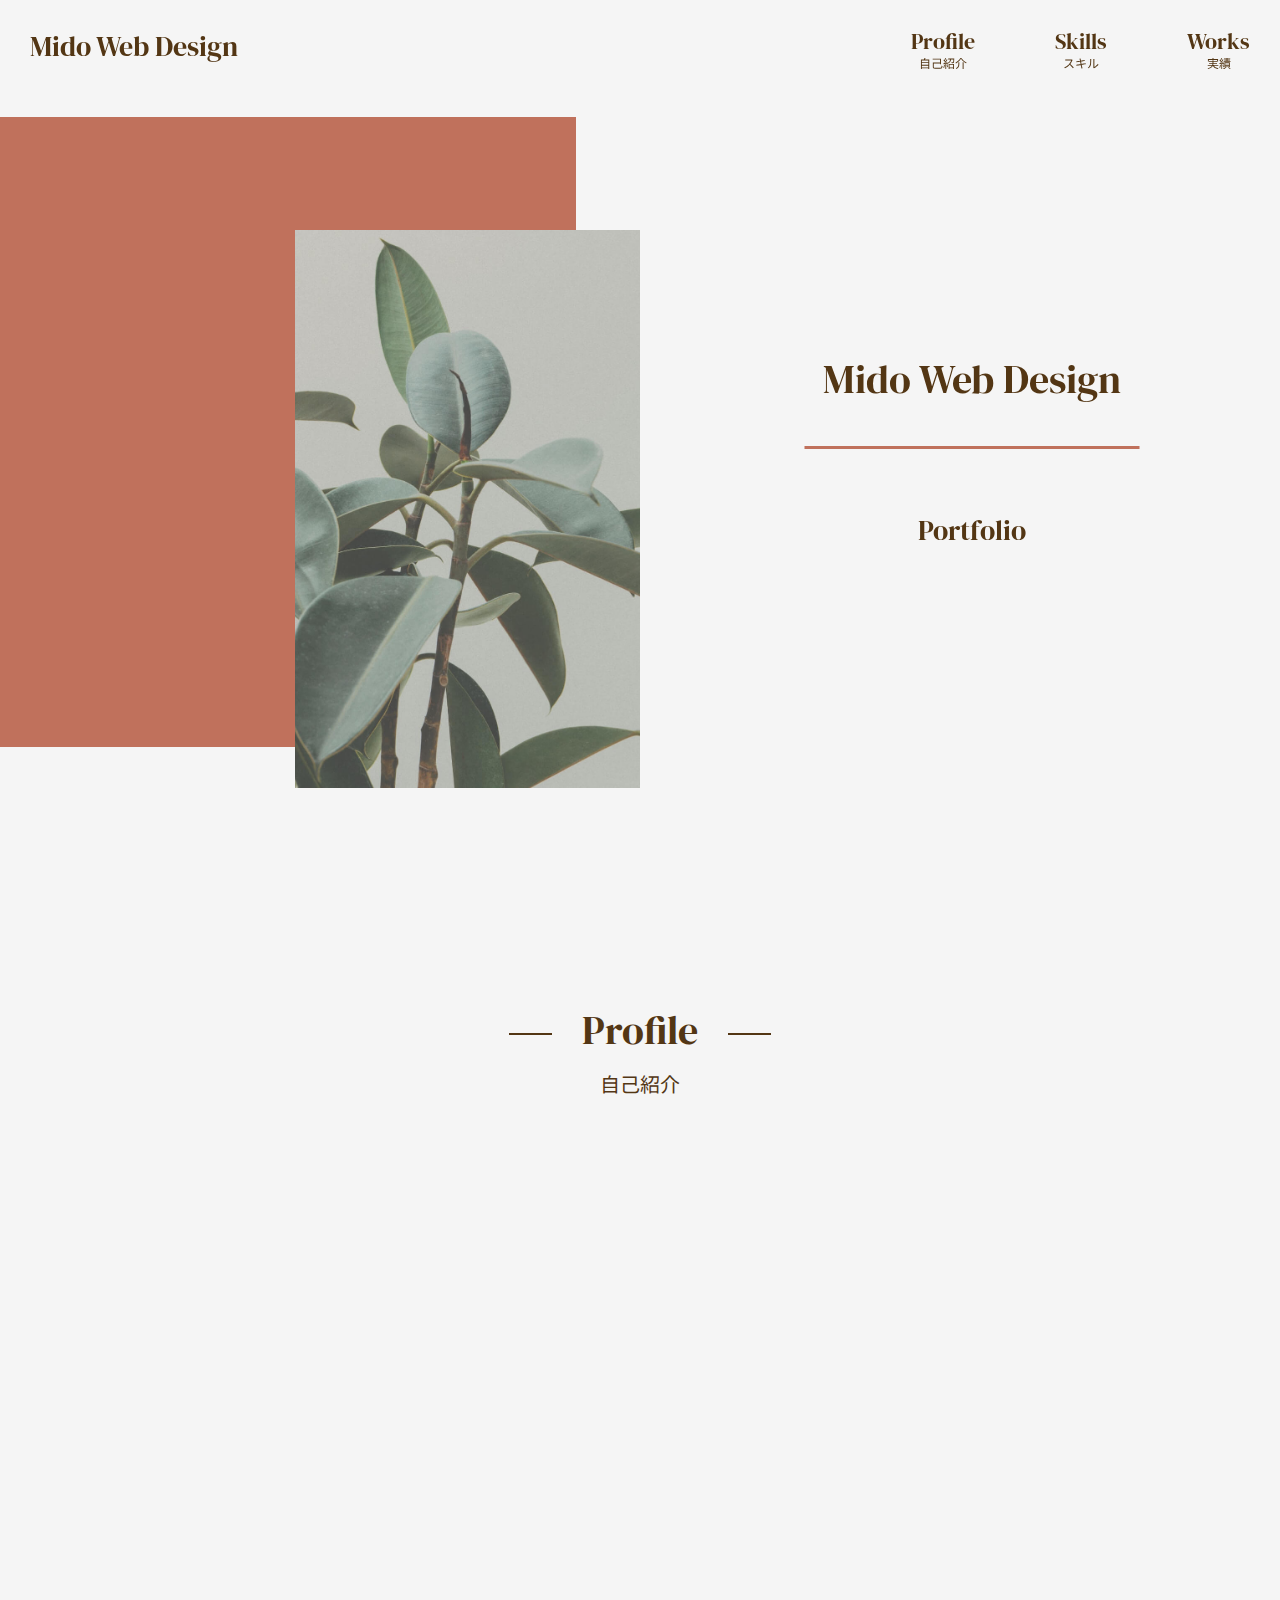
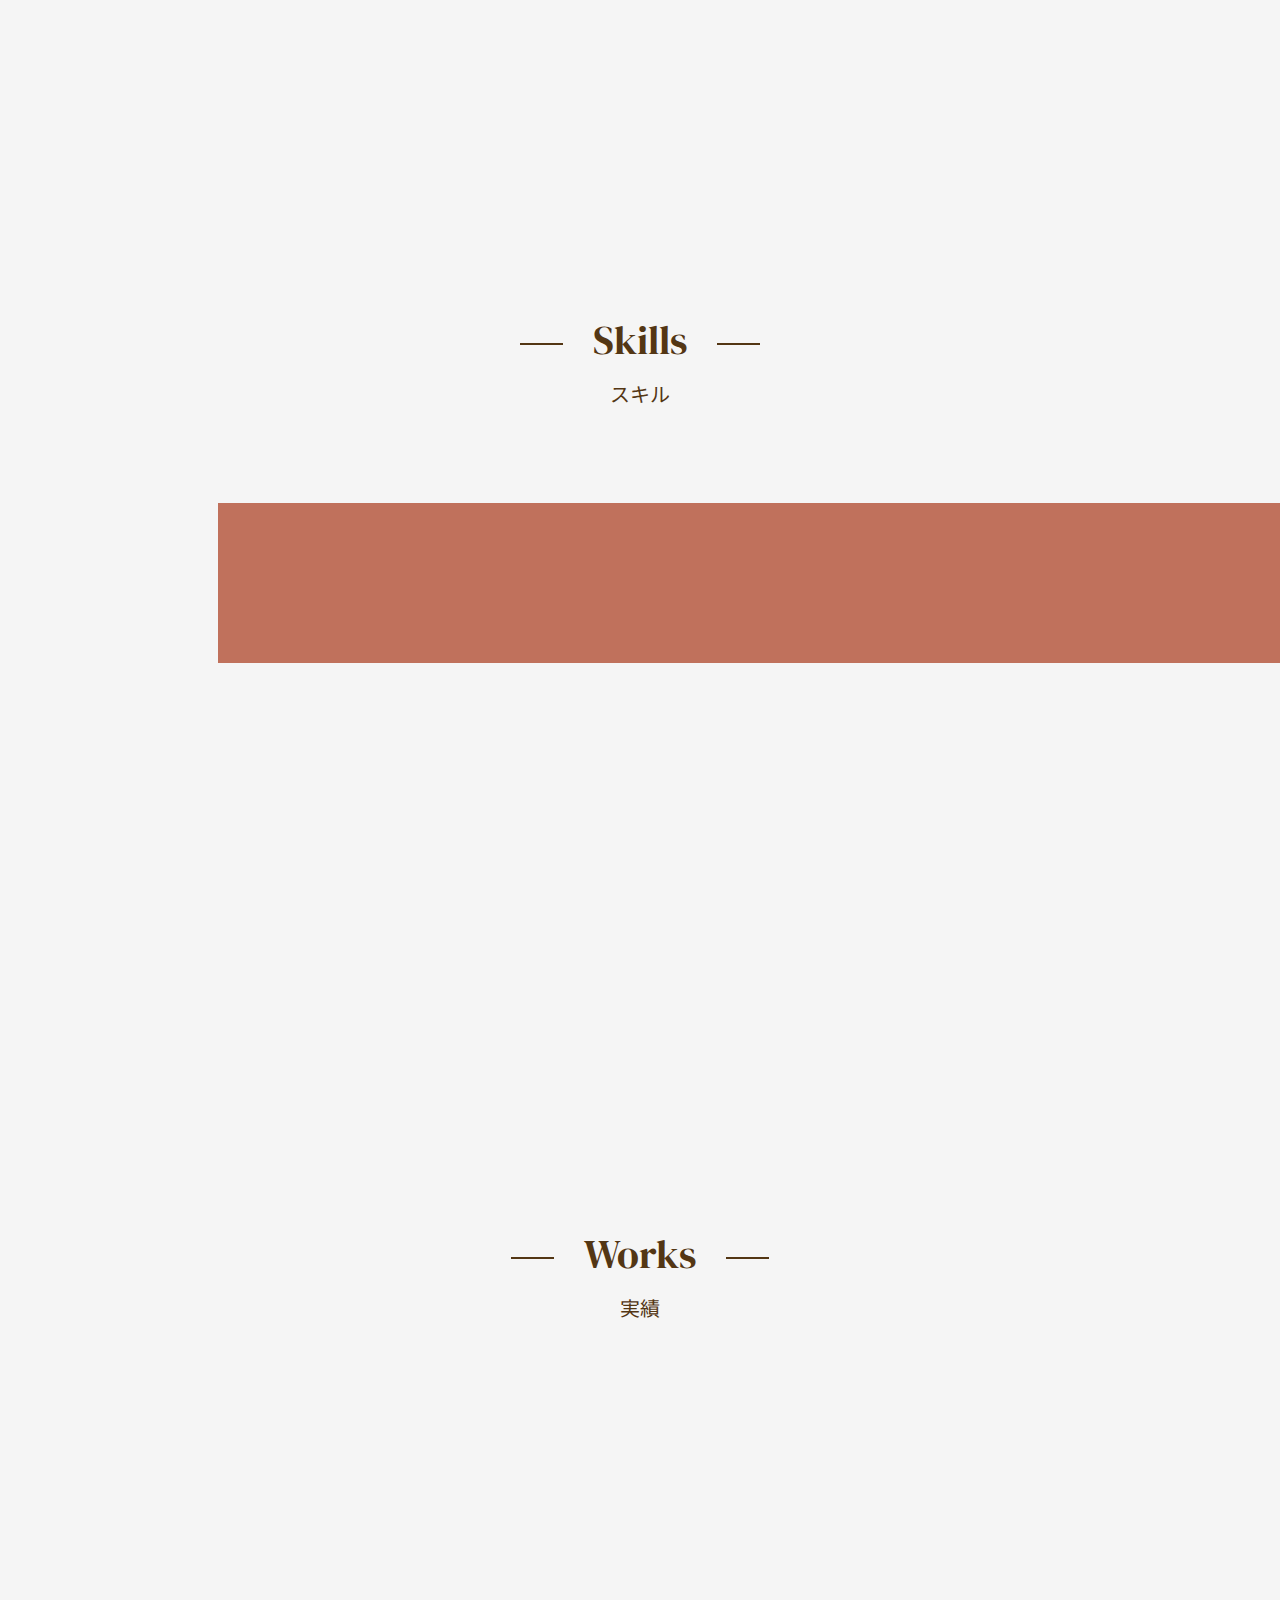
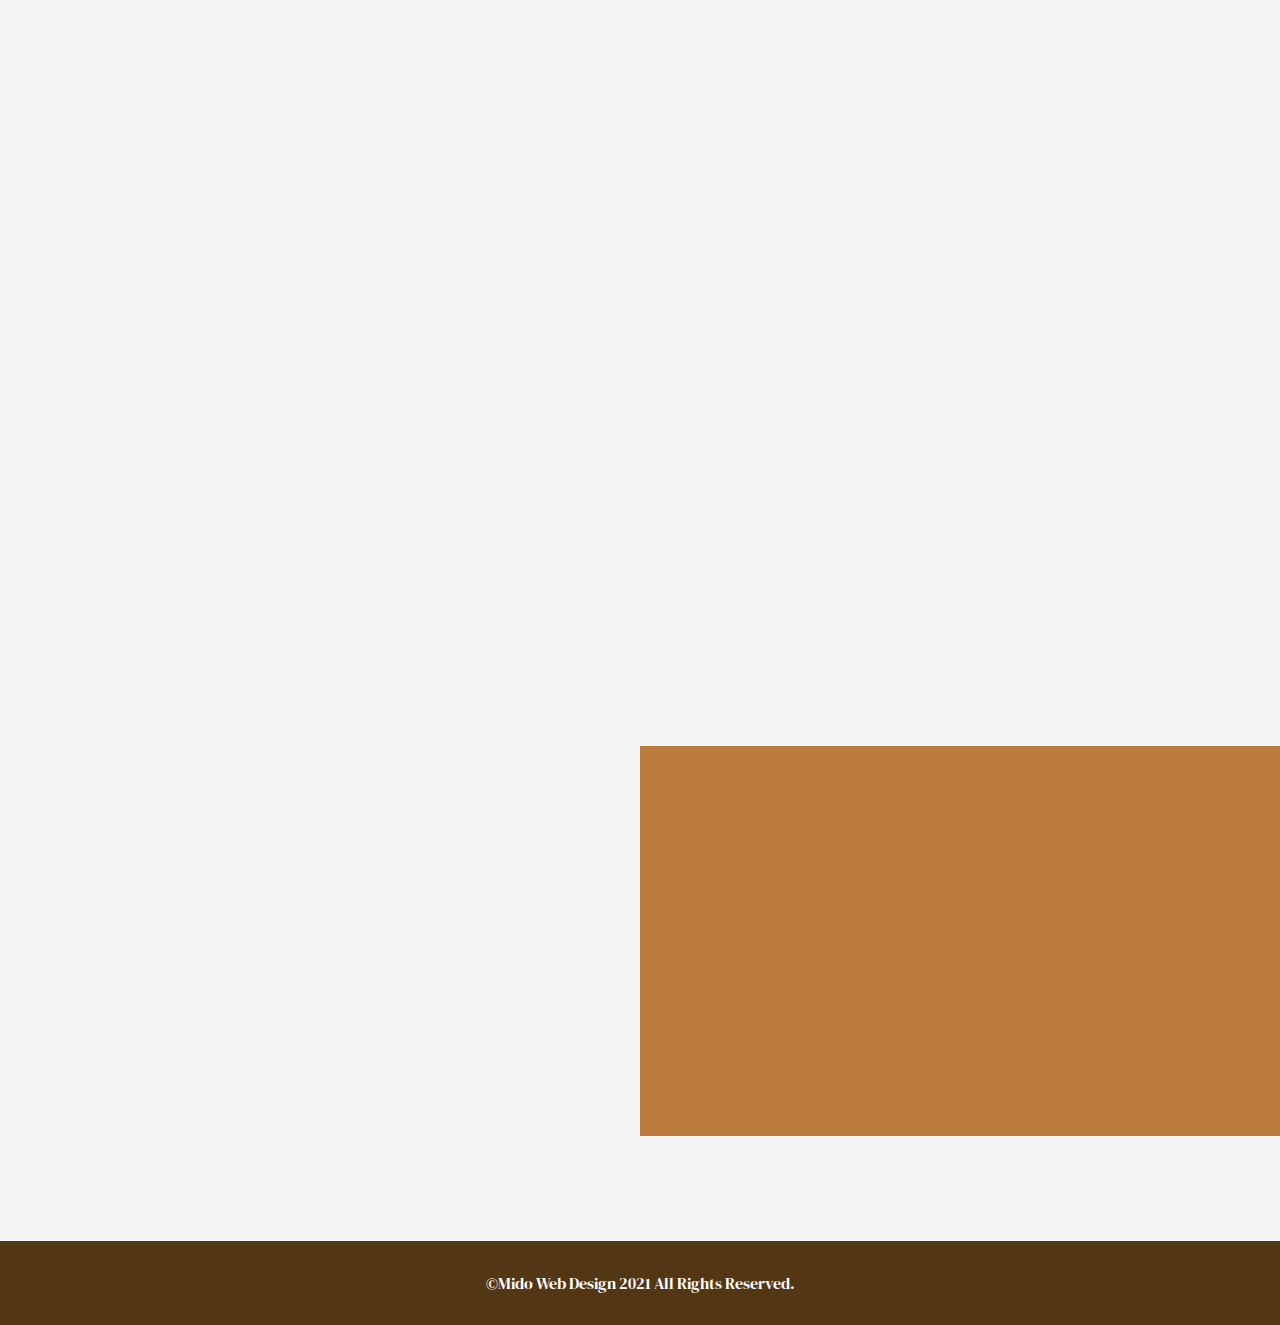
<file: index.html>
<!DOCTYPE html>
<html lang="ja">
<head>
    <meta charset="UTF-8">
    <meta name="viewport" content="width=device-width, initial-scale=1.0">
    <title>Mido Web Design</title>
    <meta name="description" content="Mido Web Design | ポートフォリオサイト">

    <!-- CSS -->
    <link rel="preconnect" href="https://fonts.gstatic.com">
    <link href="https://fonts.googleapis.com/css2?family=DM+Serif+Display&family=Noto+Sans+JP&display=swap" rel="stylesheet">
    <link rel="stylesheet" href="css/reset.css">
    <link rel="stylesheet" href="css/style.css">

    <script src="https://ajax.googleapis.com/ajax/libs/jquery/3.5.1/jquery.min.js"></script>
    <link href="https://unpkg.com/aos@2.3.1/dist/aos.css" rel="stylesheet">
    <script src="https://unpkg.com/aos@2.3.1/dist/aos.js"></script>

</head>
<body>

<header>
    <div class="header-wrapper">
        <h1 class="header-logo" id="header-logo">Mido Web Design</h1>
        <nav class="header-nav">
            <ul>
                <li><a href="#profile">Profile<span>自己紹介</span></a></li>
                <li><a href="#skills">Skills<span>スキル</span></a></li>
                <li><a href="#works">Works<span>実績</span></a></li>
            </ul>
        </nav>
        <button type="button" id="js-hamburger" class="hamburger" aria-controls="js-global-menu" aria-expanded="false" aria-label="メニューを開閉する">
            <span class="hamburger__line"></span>
        </button>
        <div class="sp-global-menu" id="js-global-menu" area-hidden="true">
            <nav>
                <ul>
                    <li><a href="#profile">Profile<span>自己紹介</span></a></li>
                    <li><a href="#skills">Skills<span>スキル</span></a></li>
                    <li><a href="#works">Works<span>実績</span></a></li>
                </ul>
            </nav>
        </div>
        <div class="drawer-background" id="js-drawer-background">
    </div>
</header>

<main>
    <div class="fv" id="fv" data-aos="fade-right" data-aos-delay="1000">
        <div class="fv-container">
            <div class="fv-image"></div>
            <div class="copy-wrapper">
                <h1 class="copy-main">Mido Web Design</h1>
                <h2 class="copy-sub">Portfolio</h2>
            </div>
        </div>
    </div>

    <section id="profile">
        <div class="wrapper">
            <h2 class="section-title">Profile</h2>
            <h3 class="section-title-jp">自己紹介</h3>
            <div class="profile-container">
                <img class="profile-img" data-aos="fade-up" src="images/profile_image.jpg" alt="プロフィール画像">
                <div class="profile-textbox" data-aos="fade-down">
                    <p>
                        はじめまして。Midoと申します。<br>
                        1994年生まれの26歳です。<br>
                        <br>
                        大学卒業後、医療系の営業を約2年、金融系の法務部アシスタントを約1年経験後、Web制作の勉強を始めました。<br>
                        <br>
                        いつも丁寧で迅速な対応と、お客様を思いやることができるよう心がけています。<br>
                        <br>
                        これまでの経験を活かし、責任感のあるお仕事をさせていただきたいと思います。<br>
                        <br>
                        どうぞよろしくお願いいたします。
                    </p>
                </div>
            </div>
        </div>
    </section>

    <section id="skills">
        <div class="wrapper">
            <h2 class="section-title">Skills</h2>
            <h3 class="section-title-jp">スキル</h3>
            <div class="skills-container" data-aos="fade-left">
                <div class="skills-item">
                    <div class="skills-image"><img src="images/icon.html.png" alt="htmlのアイコン"></div>
                    <div class="skills-textbox">
                        <h4 class="skills-title">HTML</h4>
                        <p class="skills-paragraph">
                            使用歴１年<br>
                            <br>
                            基本的なデザインは問題なくコーディングできます。<br>
                            誰が見ても分かりやすいマークアップを心がけています。
                        </p>
                    </div>
                </div>
                <div class="skills-item">
                    <div class="skills-image"><img src="images/icon.css.png" alt="cssのアイコン"></div>
                    <div class="skills-textbox">
                        <h4 class="skills-title">CSS</h4>
                        <p class="skills-paragraph">
                            使用歴１年<br>
                            <br>
                            基本的なデザインは問題なくコーディングできます。<br>
                            レスポンシブ対応も得意です。
                        </p>
                    </div>
                </div>
                <div class="skills-item">
                    <div class="skills-image"><img src="images/icon_sass.png" alt="sassのアイコン"></div>
                    <div class="skills-textbox">
                        <h4 class="skills-title">Sass</h4>
                        <p class="skills-paragraph">
                            使用歴１年<br>
                            <br>
                            CSSの記述にはSassを使用しています。スピードアップと修正のしやすさがメリットです。
                        </p>
                    </div>
                </div>
                <div class="skills-item">
                    <div class="skills-image"><img src="images/icon_javascript.png" alt="javascriptのアイコン"></div>
                    <div class="skills-textbox">
                        <h4 class="skills-title">JavaScript</h4>
                        <p class="skills-paragraph">
                            使用歴１年<br>
                            <br>
                            jQueryを使用した簡易的なアニメーションをつけることができます。フェードインスクロール、ハンバーガーメニュー、スライダーなど。
                        </p>
                    </div>
                </div>
            </div>
        </div>
    </section>

    <section id="works">
        <div class="wrapper">
            <h2 class="section-title">Works</h2>
            <h3 class="section-title-jp">実績</h3>
            <div class="works-container" data-aos="fade-up">
                <div class="works-card">
                    <a href="yourcoding.html">
                        <img class="works-card-img" src="images/works-yourcoding.jpg" alt="ユアコーディング Webサイト">
                        <p class="works-card-text">
                            【 ユアコーディング 】<br>
                            <br>
                            架空サイト<br>
                            XDデータからのコーディング<br>
                            <br>
                            jQueryのアニメーションはこちらをご参考ください
                        </p>
                    </a>
                </div>
                <div class="works-card">
                    <a href="digsmile.html">
                        <img class="works-card-img" src="images/works-digsmile.jpg" alt="DIG SMILE.inc Webサイト">
                        <p class="works-card-text">
                            【 DIG SMILE.INC 】<br>
                            <br>
                            架空サイト<br>
                            XDデータからのコーディング<br>
                        </p>
                    </a>
                </div>
                <div class="works-card">
                    <a href="shiro.html">
                        <img class="works-card-img" src="images/works-shiro.jpg" alt="Shiro Webサイト">
                        <p class="works-card-text">
                            【 Shiro 】<br>
                            <br>
                            架空サイト<br>
                            XDデータからのコーディング<br>
                        </p>
                    </a>
                </div>
            </div>
        </div>
    </section>

    <section id="end">
        <div class="end-container">
            <div class="end-image" data-aos="fade-down" data-aos-delay="700"></div>
            <div class="message-wrapper" data-aos="fade-right">
                <p class="message-en">
                    Thank you for watching.<br>
                    <br>
                    I  would be grateful<br>
                    if I can be your help.</p>
                <p class="message-jp">
                    ご覧いただきありがとうございました。<br>
                    <br>
                    ご興味を持っていただけましたら、お気軽にお問い合わせください。<br>
                    <br>
                    皆様のお力になれることを楽しみにしています。
                </p>
            </div>
    </section>
</main>

<footer>
    <small>&copy;Mido Web Design 2021 All Rights Reserved.</small>
</footer>

<script src="script.js"></script>

</body>
</html>
</file>
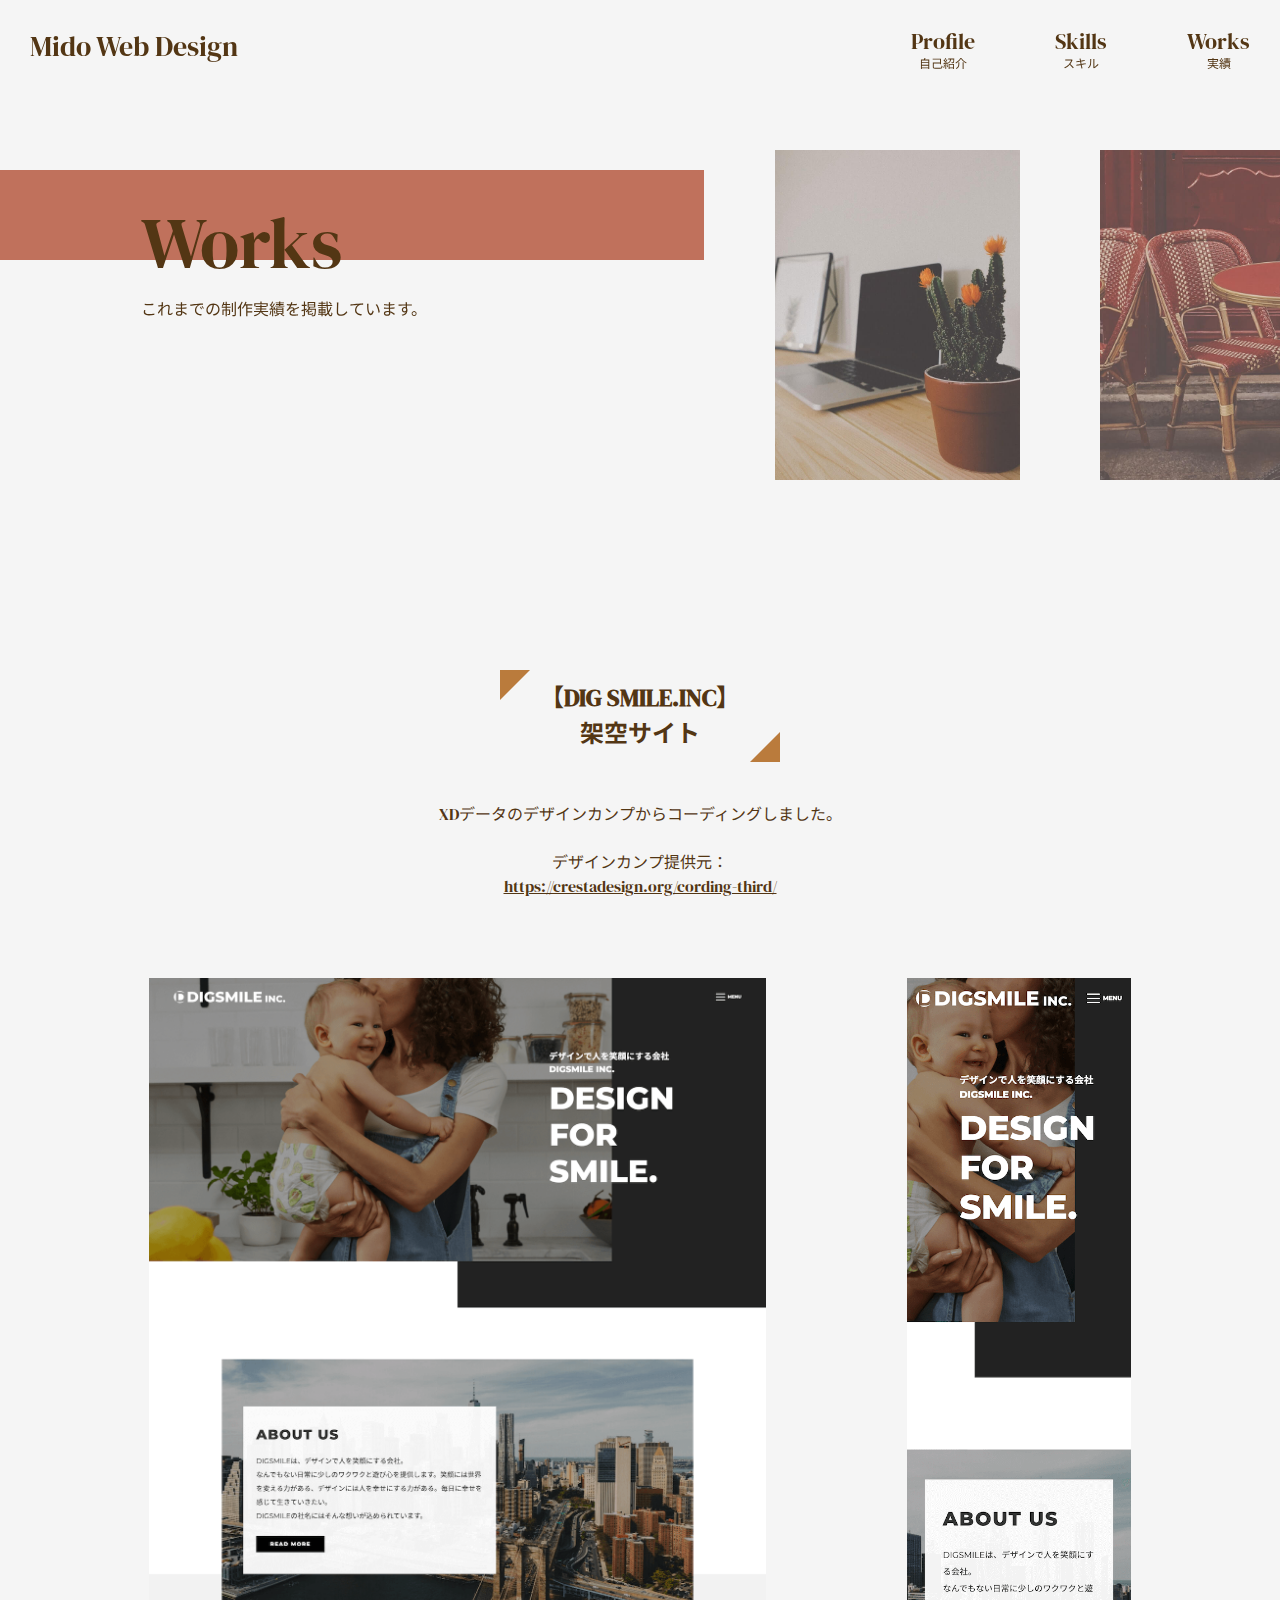
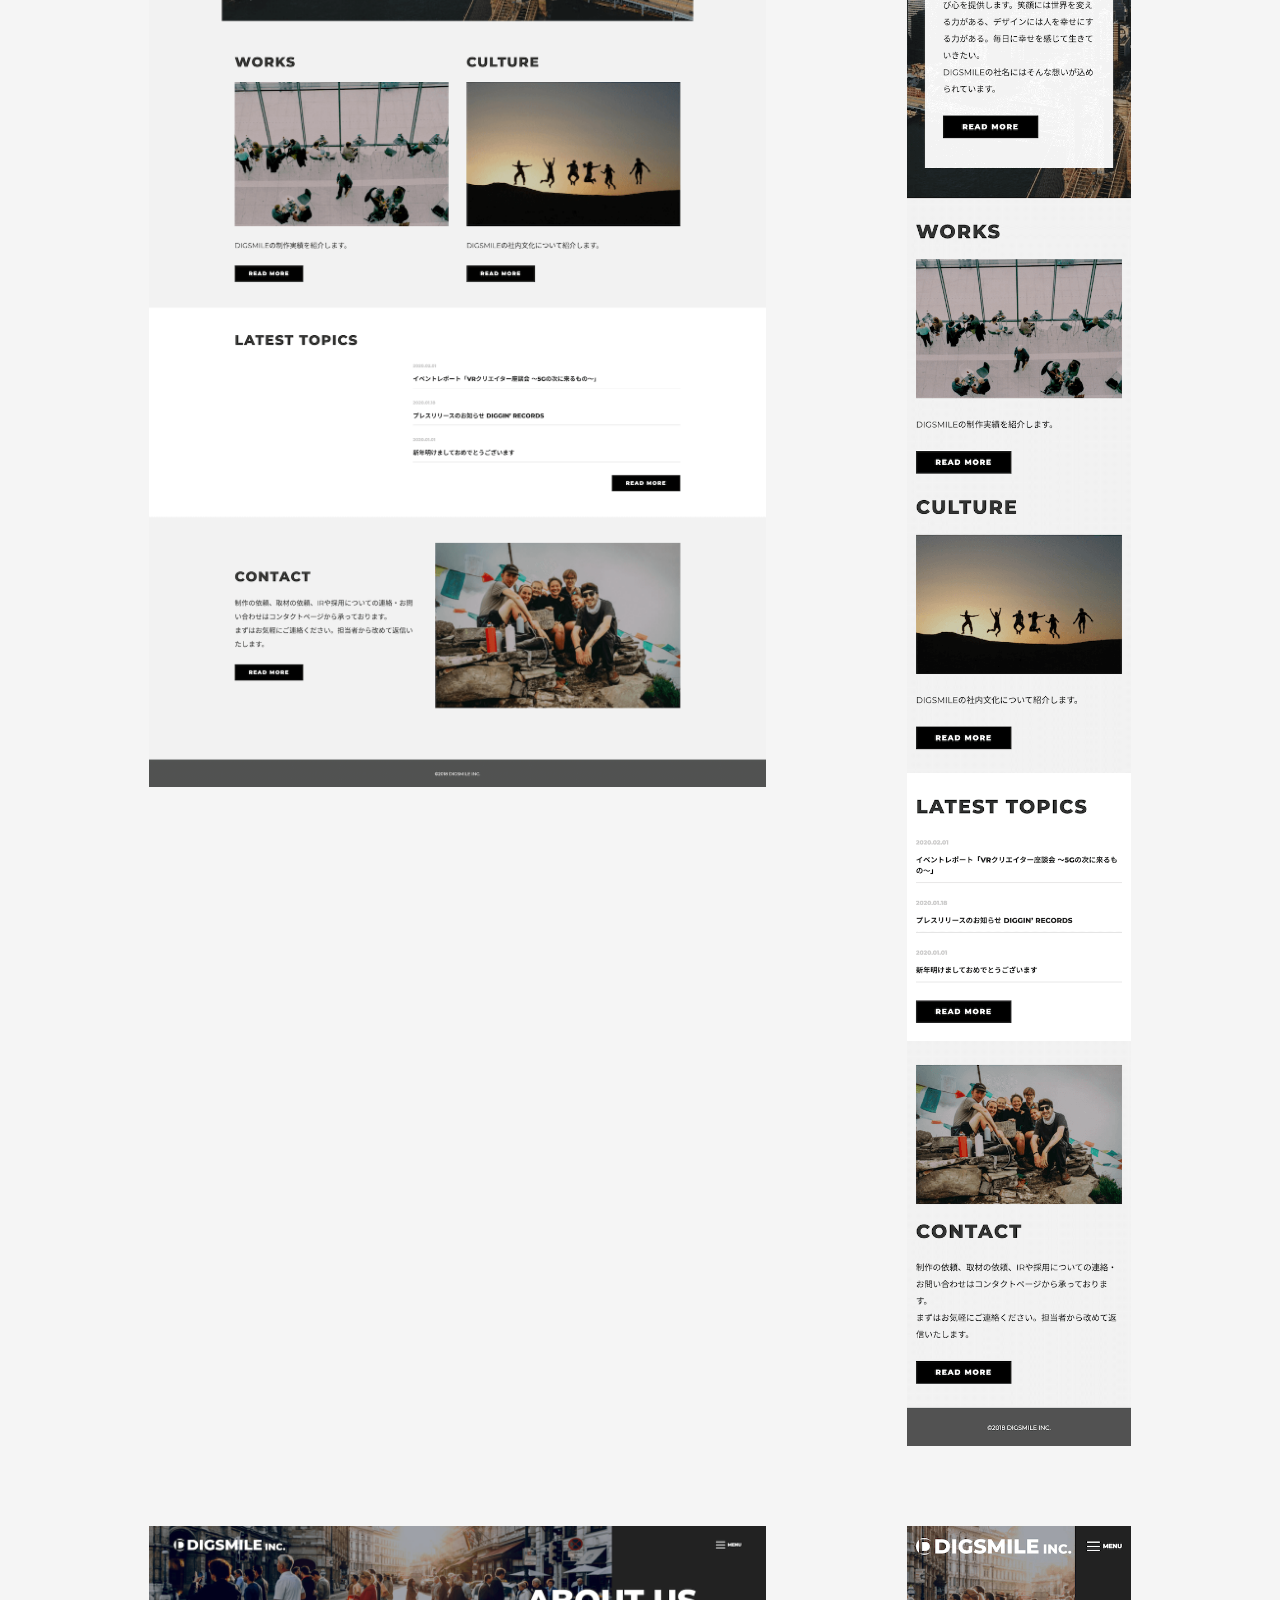
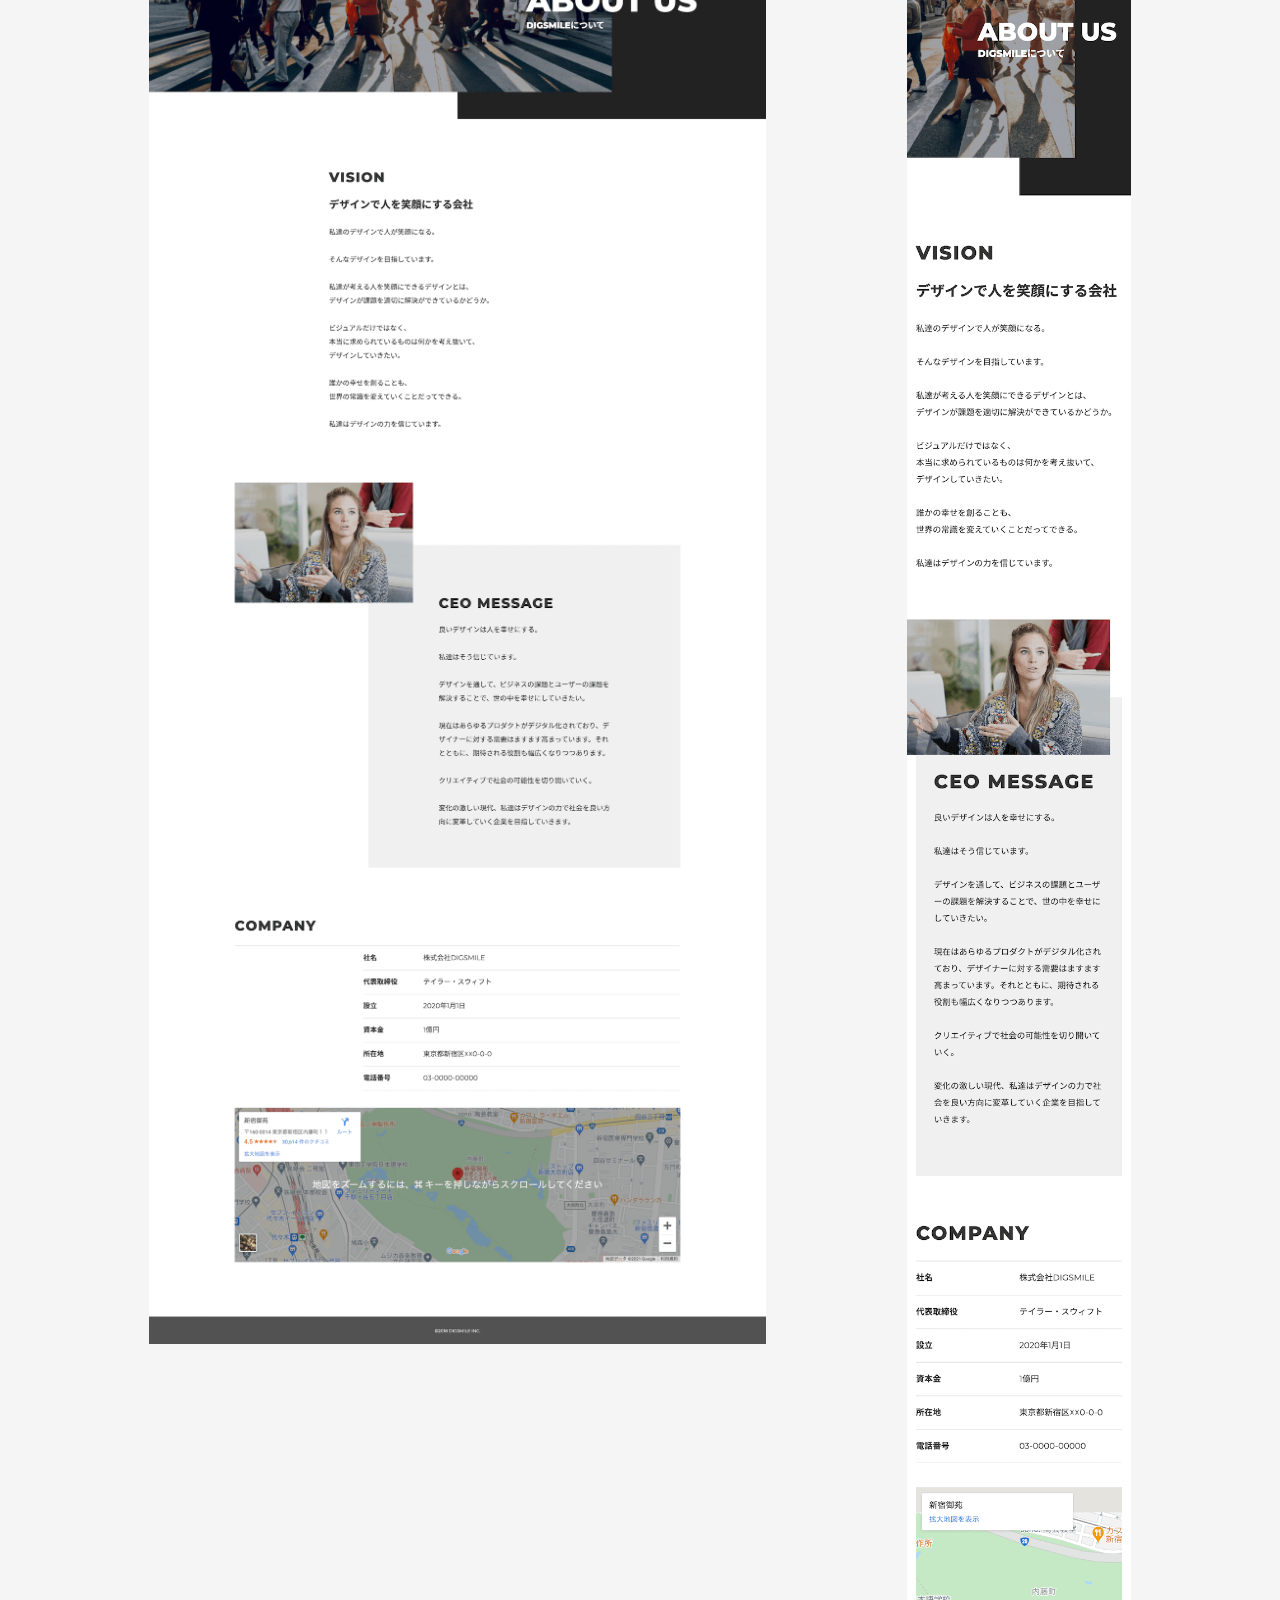
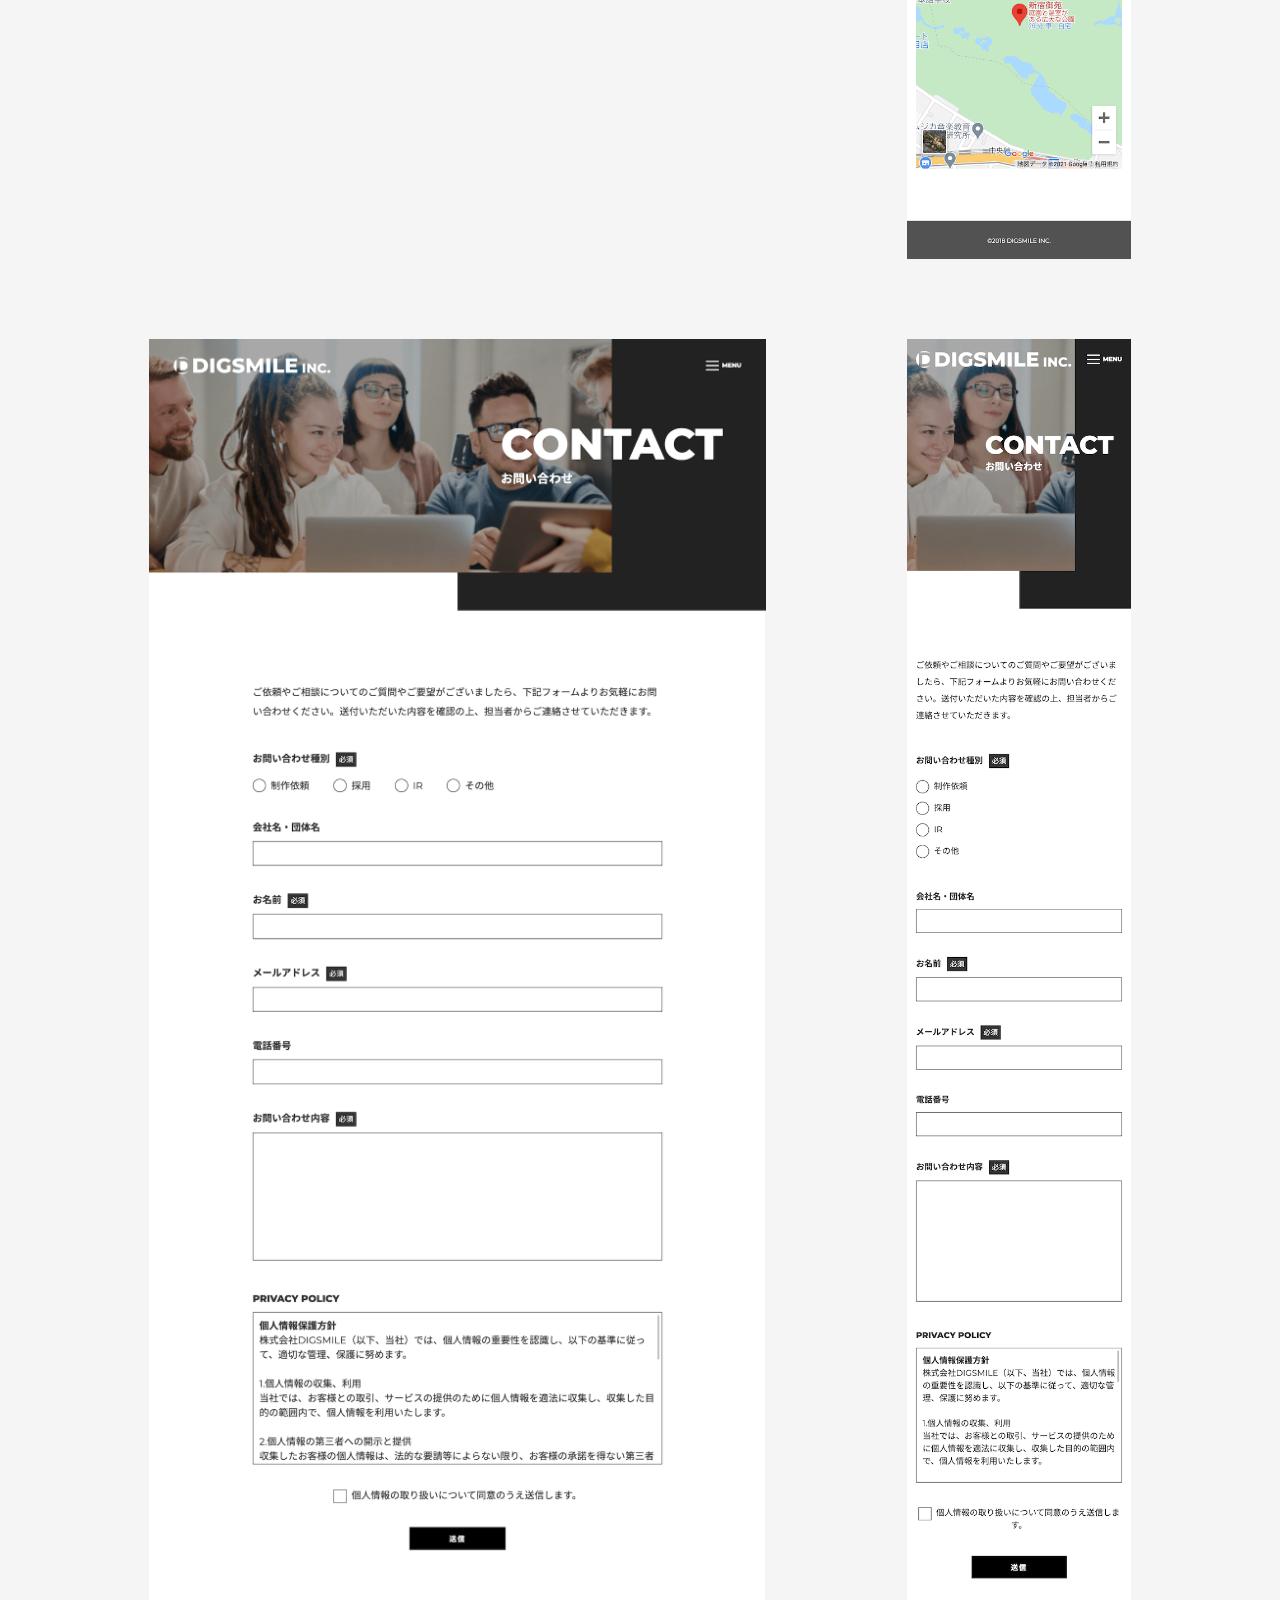
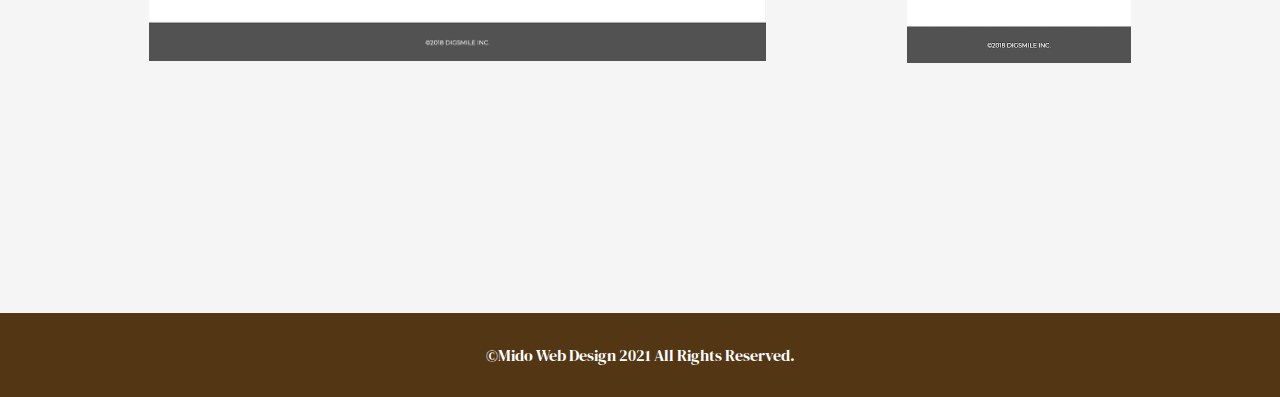
<file: digsmile.html>
<!DOCTYPE html>
<html lang="ja">
<head>
    <meta charset="UTF-8">
    <meta name="viewport" content="width=device-width, initial-scale=1.0">
    <title>Mido Web Design | Works DIG SMILE.INC</title>
    <meta name="description" content="Mido Web Design | ポートフォリオサイト">

    <!-- CSS -->
    <link rel="preconnect" href="https://fonts.gstatic.com">
    <link href="https://fonts.googleapis.com/css2?family=DM+Serif+Display&family=Noto+Sans+JP&display=swap" rel="stylesheet">
    <link rel="stylesheet" href="css/reset.css">
    <link rel="stylesheet" href="css/works.css">

    <script src="https://ajax.googleapis.com/ajax/libs/jquery/3.5.1/jquery.min.js"></script>
    <link href="https://unpkg.com/aos@2.3.1/dist/aos.css" rel="stylesheet">
    <script src="https://unpkg.com/aos@2.3.1/dist/aos.js"></script>

</head>
<body>

<header>
    <div class="header-wrapper">
        <h1 class="header-logo" id="header-logo"><a href="index.html">Mido Web Design</a></h1>
        <nav class="header-nav">
            <ul>
                <li><a href="index.html#profile">Profile<span>自己紹介</span></a></li>
                <li><a href="index.html#skills">Skills<span>スキル</span></a></li>
                <li><a href="index.html#works">Works<span>実績</span></a></li>
            </ul>
        </nav>
        <button type="button" id="js-hamburger" class="hamburger" aria-controls="js-global-menu" aria-expanded="false" aria-label="メニューを開閉する">
            <span class="hamburger__line"></span>
        </button>
        <div class="sp-global-menu" id="js-global-menu" area-hidden="true">
            <nav>
                <ul>
                    <li><a href="index.html#profile">Profile<span>自己紹介</span></a></li>
                    <li><a href="index.html#skills">Skills<span>スキル</span></a></li>
                    <li><a href="index.html#works">Works<span>実績</span></a></li>
                </ul>
            </nav>
        </div>
        <div class="drawer-background" id="js-drawer-background">
    </div>
</header>

<main>
    <div class="fv" id="fv" data-aos="fade-right" data-aos-delay="1000">
        <div class="fv-container">
            <div class="fv-image01"></div>
            <div class="fv-image02"></div>
            <div class="copy-wrapper">
                <h1 class="copy-main">Works</h1>
                <h2 class="copy-sub">これまでの制作実績を掲載しています。</h2>
            </div>
        </div>
    </div>

    <section>
        <div class="wrapper">
            <h2 class="section-title">【DIG SMILE.INC】<br>架空サイト</h2>
            <p class="section-text">
                XDデータのデザインカンプからコーディングしました。<br>
                <br>
                デザインカンプ提供元：<br>
                <a class="link" href="https://crestadesign.org/cording-third/">https://crestadesign.org/cording-third/</a>
            </p>

            <div class="img-box">
                <img class="img-pc" src="images/digsmile_index_pc.png" alt="DIGSMILE.INC デスクトップ版">
                <img class="img-sp" src="images/digsmile_index_sp.png" alt="DIGSMILE.INC スマホ版">
                <img class="img-pc" src="images/digsmile_about_pc.png" alt="DIGSMILE.INC aboutページ デスクトップ版">
                <img class="img-sp" src="images/digsmile_about_sp.png" alt="DIGSMILE.INC aboutページ スマホ版">
                <img class="img-pc" src="images/digsmile_contact_pc.png" alt="DIGSMILE.INC contactページ デスクトップ版">
                <img class="img-sp" src="images/digsmile_contact_sp.png" alt="DIGSMILE.INC contactページ スマホ版">
            </div>
        </div>
    </section>


</main>

<footer>
    <small>&copy;Mido Web Design 2021 All Rights Reserved.</small>
</footer>

<script src="script.js"></script>

</body>
</html>
</file>
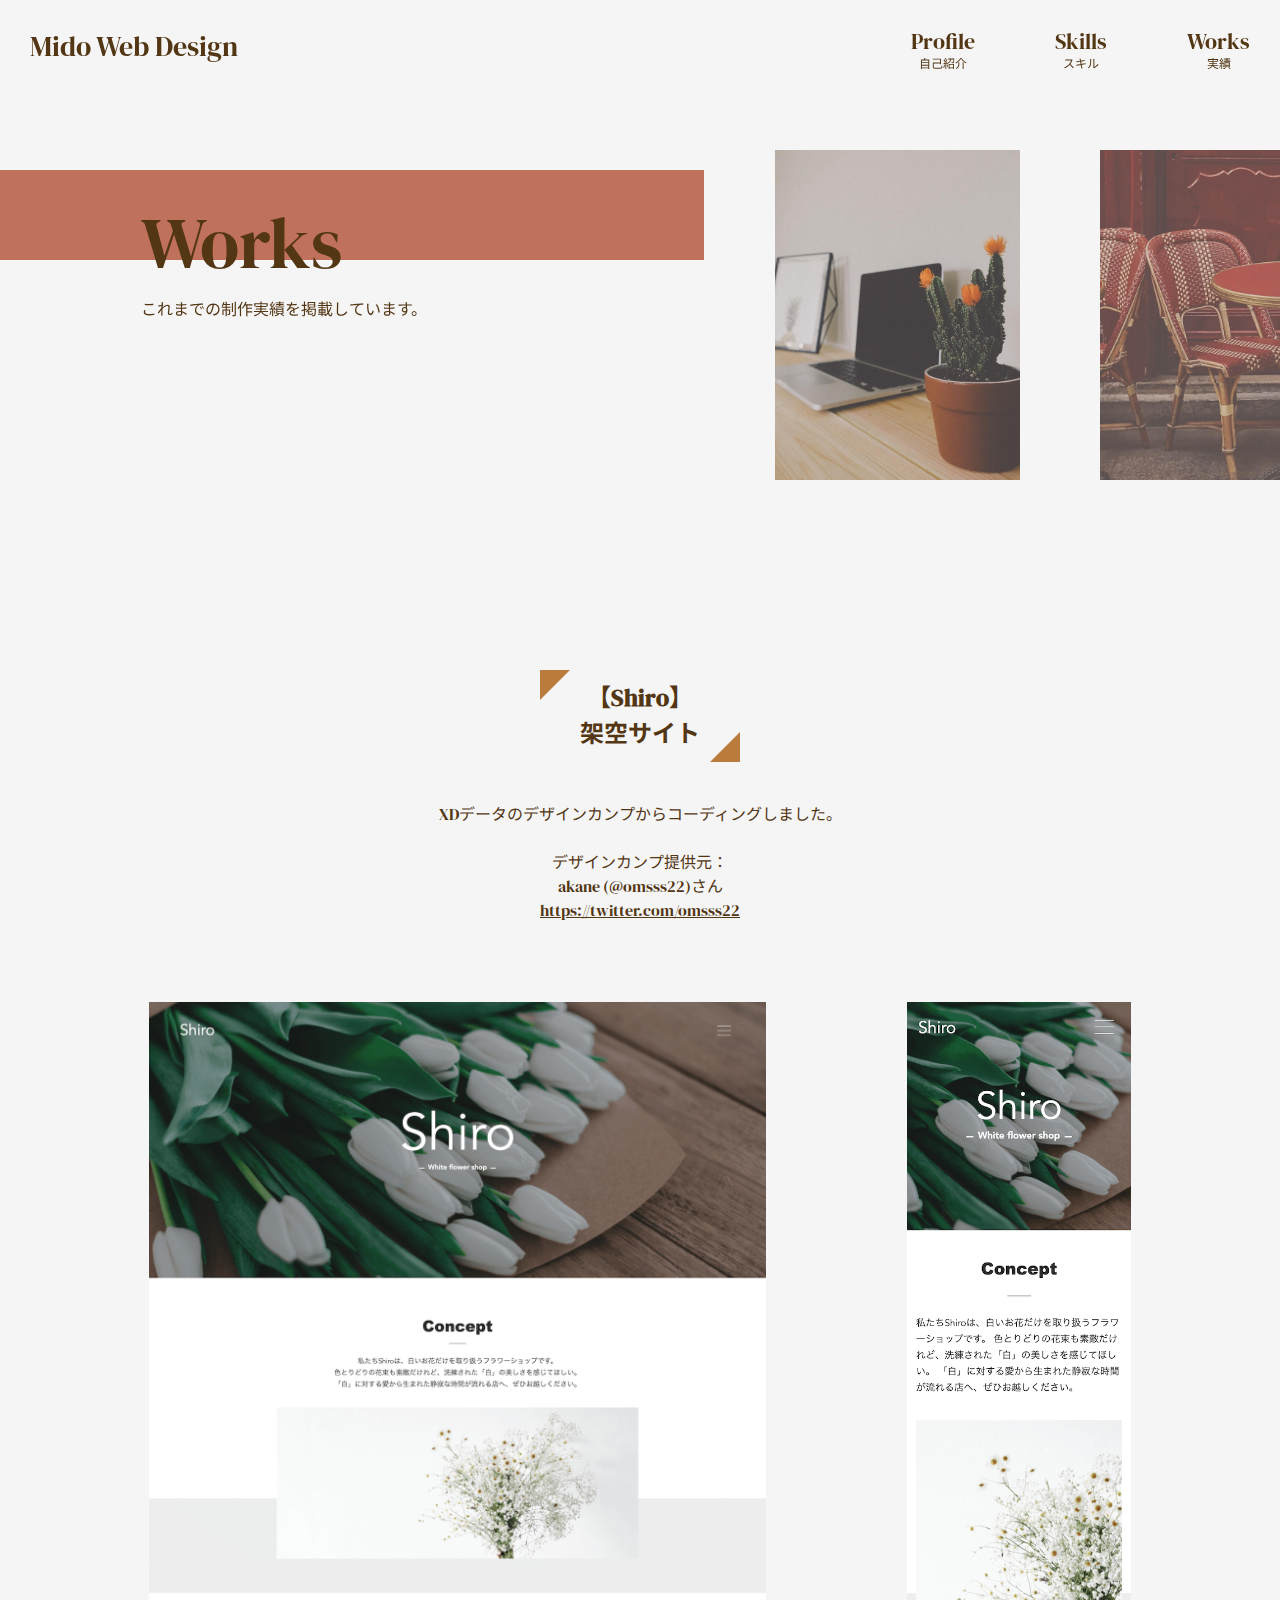
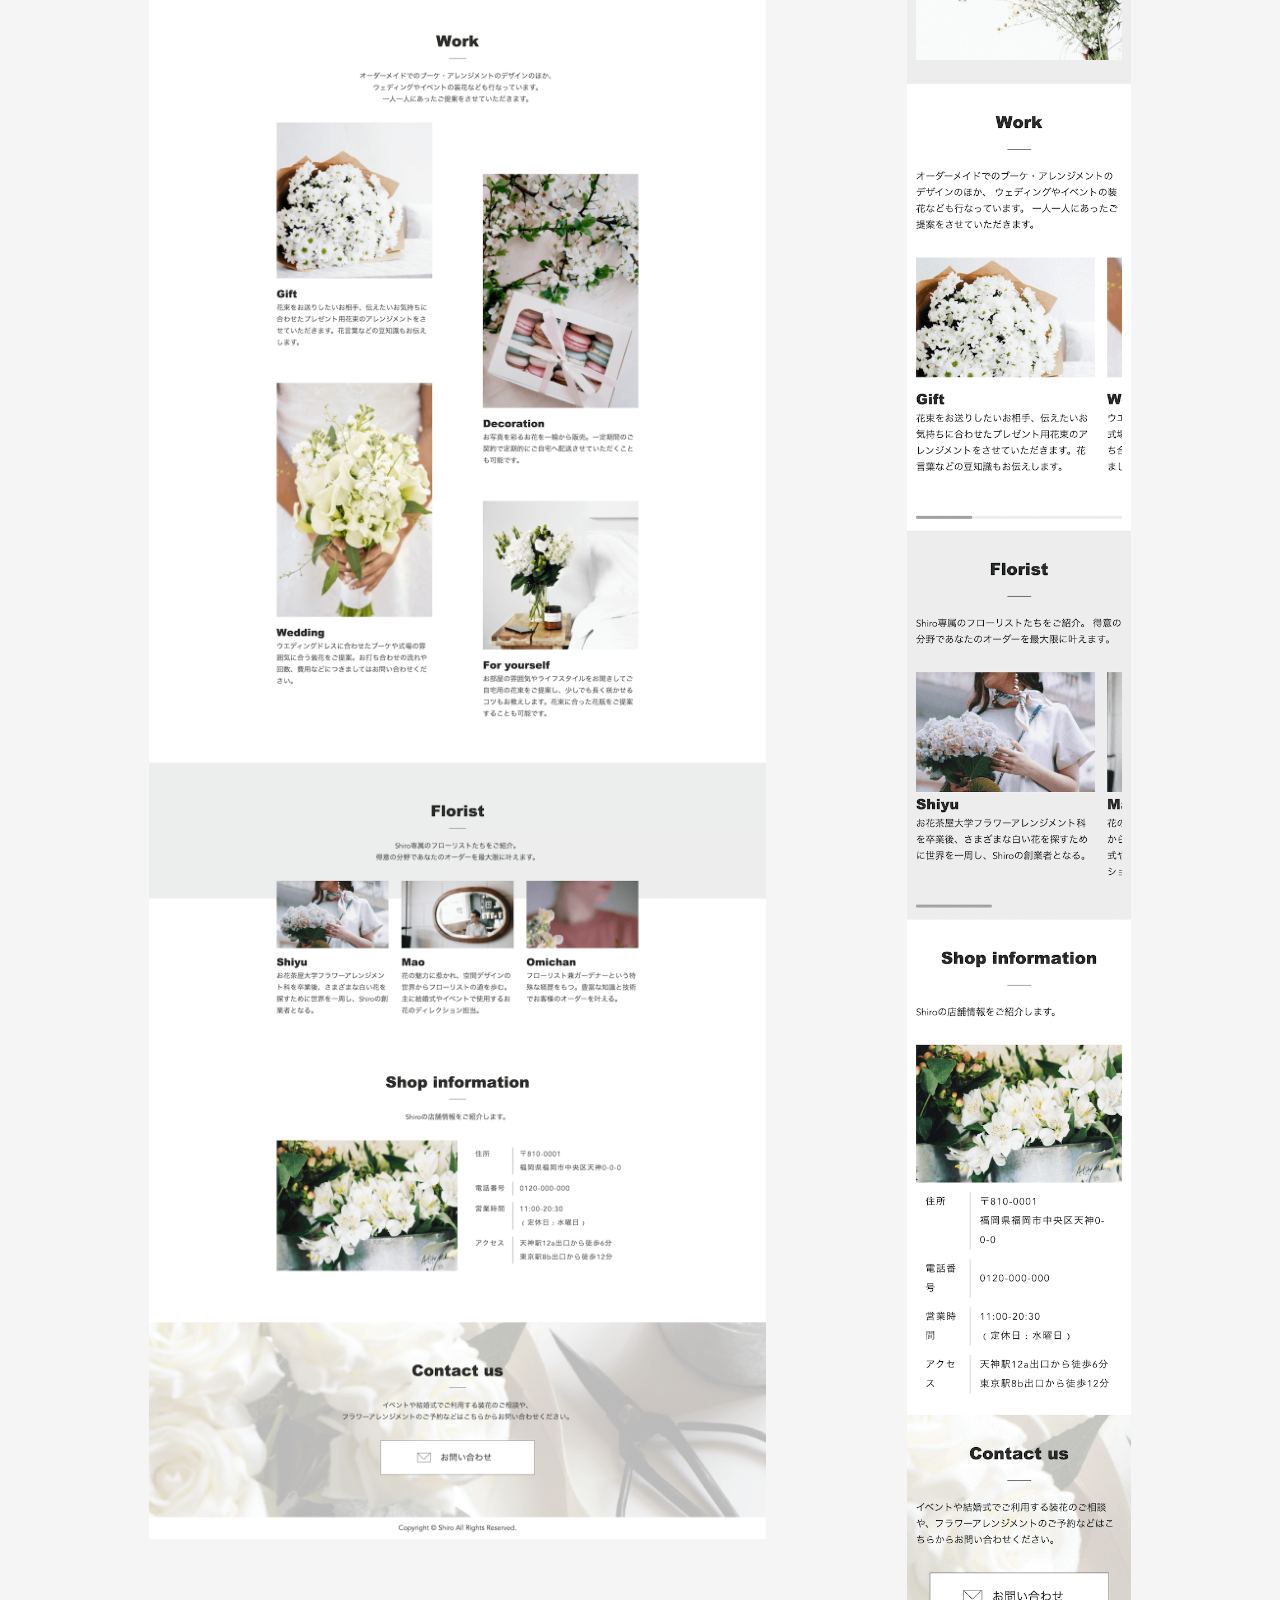
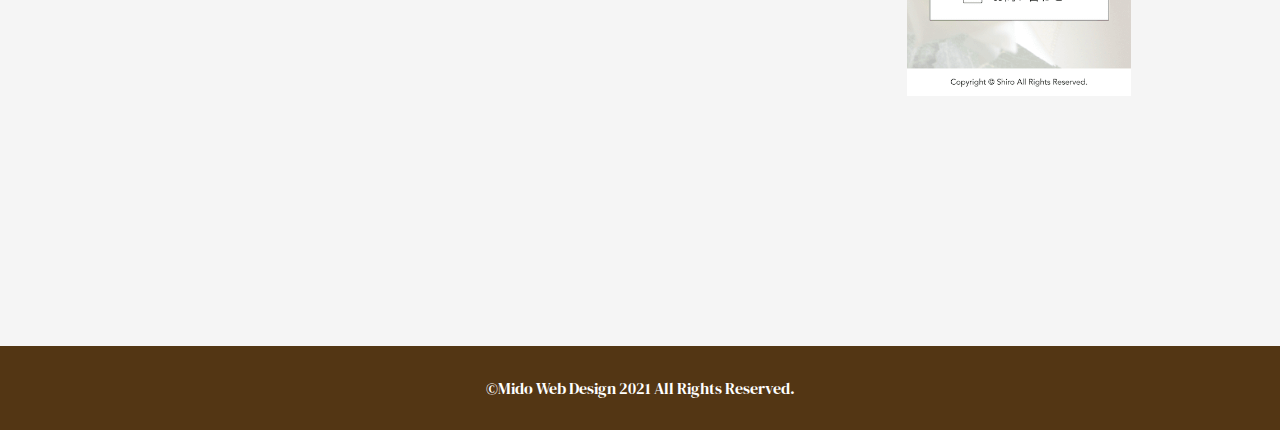
<file: shiro.html>
<!DOCTYPE html>
<html lang="ja">
<head>
    <meta charset="UTF-8">
    <meta name="viewport" content="width=device-width, initial-scale=1.0">
    <title>Mido Web Design | Works Shiro</title>
    <meta name="description" content="Mido Web Design | ポートフォリオサイト">

    <!-- CSS -->
    <link rel="preconnect" href="https://fonts.gstatic.com">
    <link href="https://fonts.googleapis.com/css2?family=DM+Serif+Display&family=Noto+Sans+JP&display=swap" rel="stylesheet">
    <link rel="stylesheet" href="css/reset.css">
    <link rel="stylesheet" href="css/works.css">

    <script src="https://ajax.googleapis.com/ajax/libs/jquery/3.5.1/jquery.min.js"></script>
    <link href="https://unpkg.com/aos@2.3.1/dist/aos.css" rel="stylesheet">
    <script src="https://unpkg.com/aos@2.3.1/dist/aos.js"></script>

</head>
<body>

<header>
    <div class="header-wrapper">
        <h1 class="header-logo" id="header-logo"><a href="index.html">Mido Web Design</a></h1>
        <nav class="header-nav">
            <ul>
                <li><a href="index.html#profile">Profile<span>自己紹介</span></a></li>
                <li><a href="index.html#skills">Skills<span>スキル</span></a></li>
                <li><a href="index.html#works">Works<span>実績</span></a></li>
            </ul>
        </nav>
        <button type="button" id="js-hamburger" class="hamburger" aria-controls="js-global-menu" aria-expanded="false" aria-label="メニューを開閉する">
            <span class="hamburger__line"></span>
        </button>
        <div class="sp-global-menu" id="js-global-menu" area-hidden="true">
            <nav>
                <ul>
                    <li><a href="index.html#profile">Profile<span>自己紹介</span></a></li>
                    <li><a href="index.html#skills">Skills<span>スキル</span></a></li>
                    <li><a href="index.html#works">Works<span>実績</span></a></li>
                </ul>
            </nav>
        </div>
        <div class="drawer-background" id="js-drawer-background">
    </div>
</header>

<main>
    <div class="fv" id="fv" data-aos="fade-right" data-aos-delay="1000">
        <div class="fv-container">
            <div class="fv-image01"></div>
            <div class="fv-image02"></div>
            <div class="copy-wrapper">
                <h1 class="copy-main">Works</h1>
                <h2 class="copy-sub">これまでの制作実績を掲載しています。</h2>
            </div>
        </div>
    </div>

    <section>
        <div class="wrapper">
            <h2 class="section-title">【Shiro】<br>架空サイト</h2>
            <p class="section-text">
                XDデータのデザインカンプからコーディングしました。<br>
                <br>
                デザインカンプ提供元：<br>
                akane (@omsss22)さん<br>
                <a class="link" href="https://twitter.com/omsss22">https://twitter.com/omsss22</a>
            </p>

            <div class="img-box">
                <img class="img-pc" src="images/shiro_pc.png" alt="Shiro デスクトップ版">
                <img class="img-sp" src="images/shiro_sp.png" alt="Shiro スマホ版">
            </div>
        </div>
    </section>


</main>

<footer>
    <small>&copy;Mido Web Design 2021 All Rights Reserved.</small>
</footer>

<script src="script.js"></script>

</body>
</html>
</file>
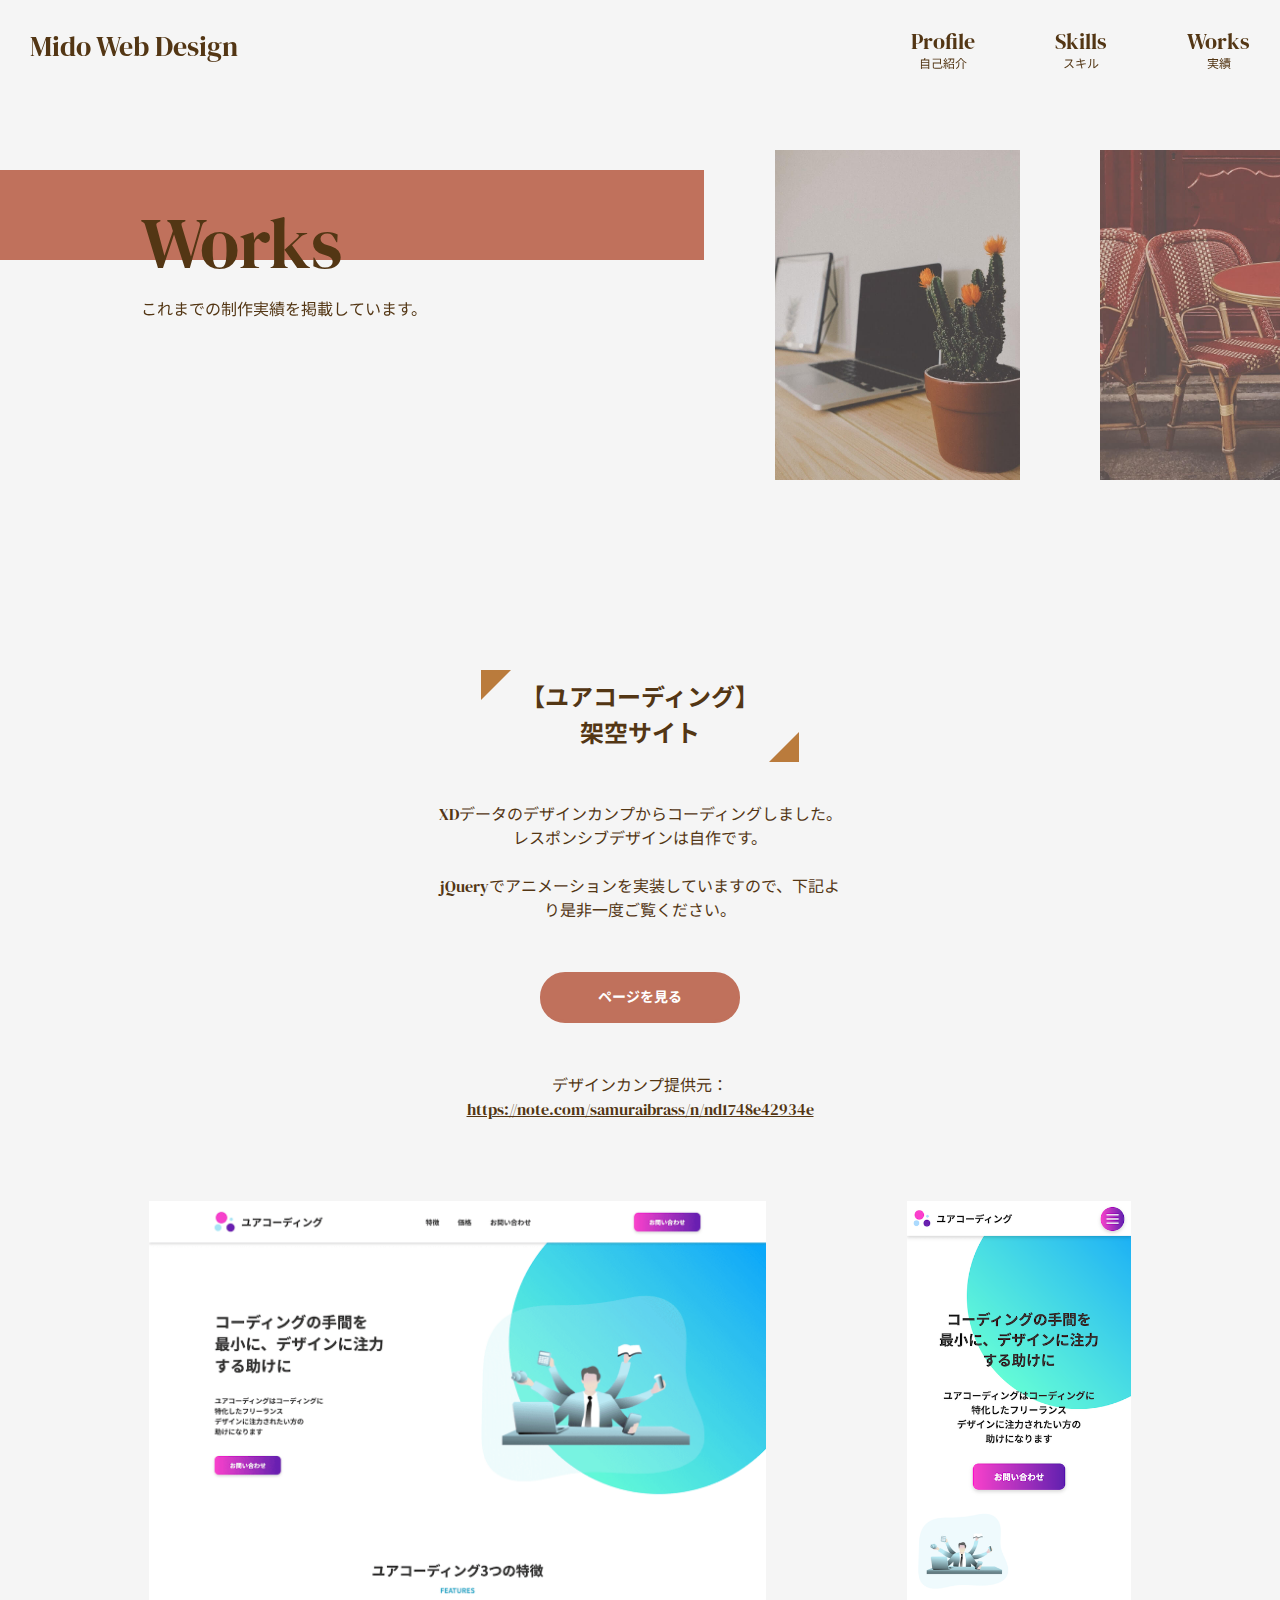
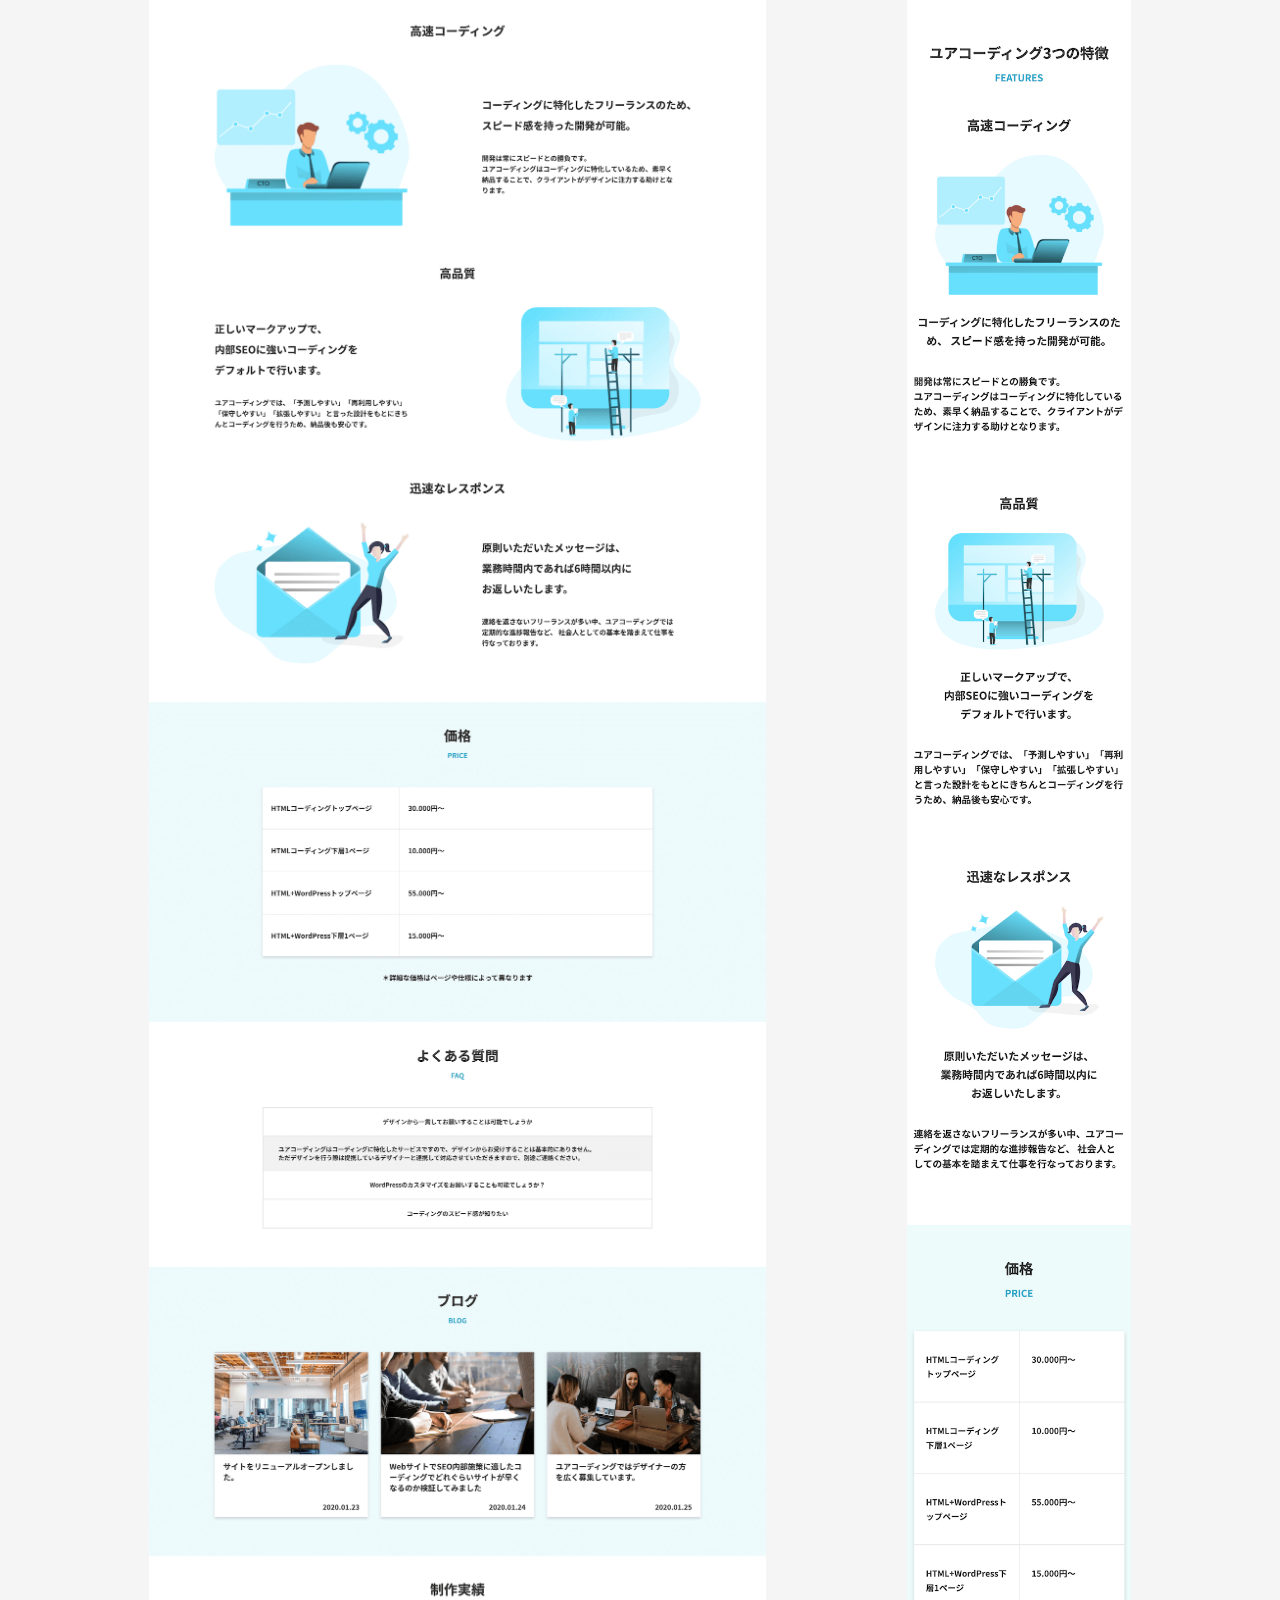
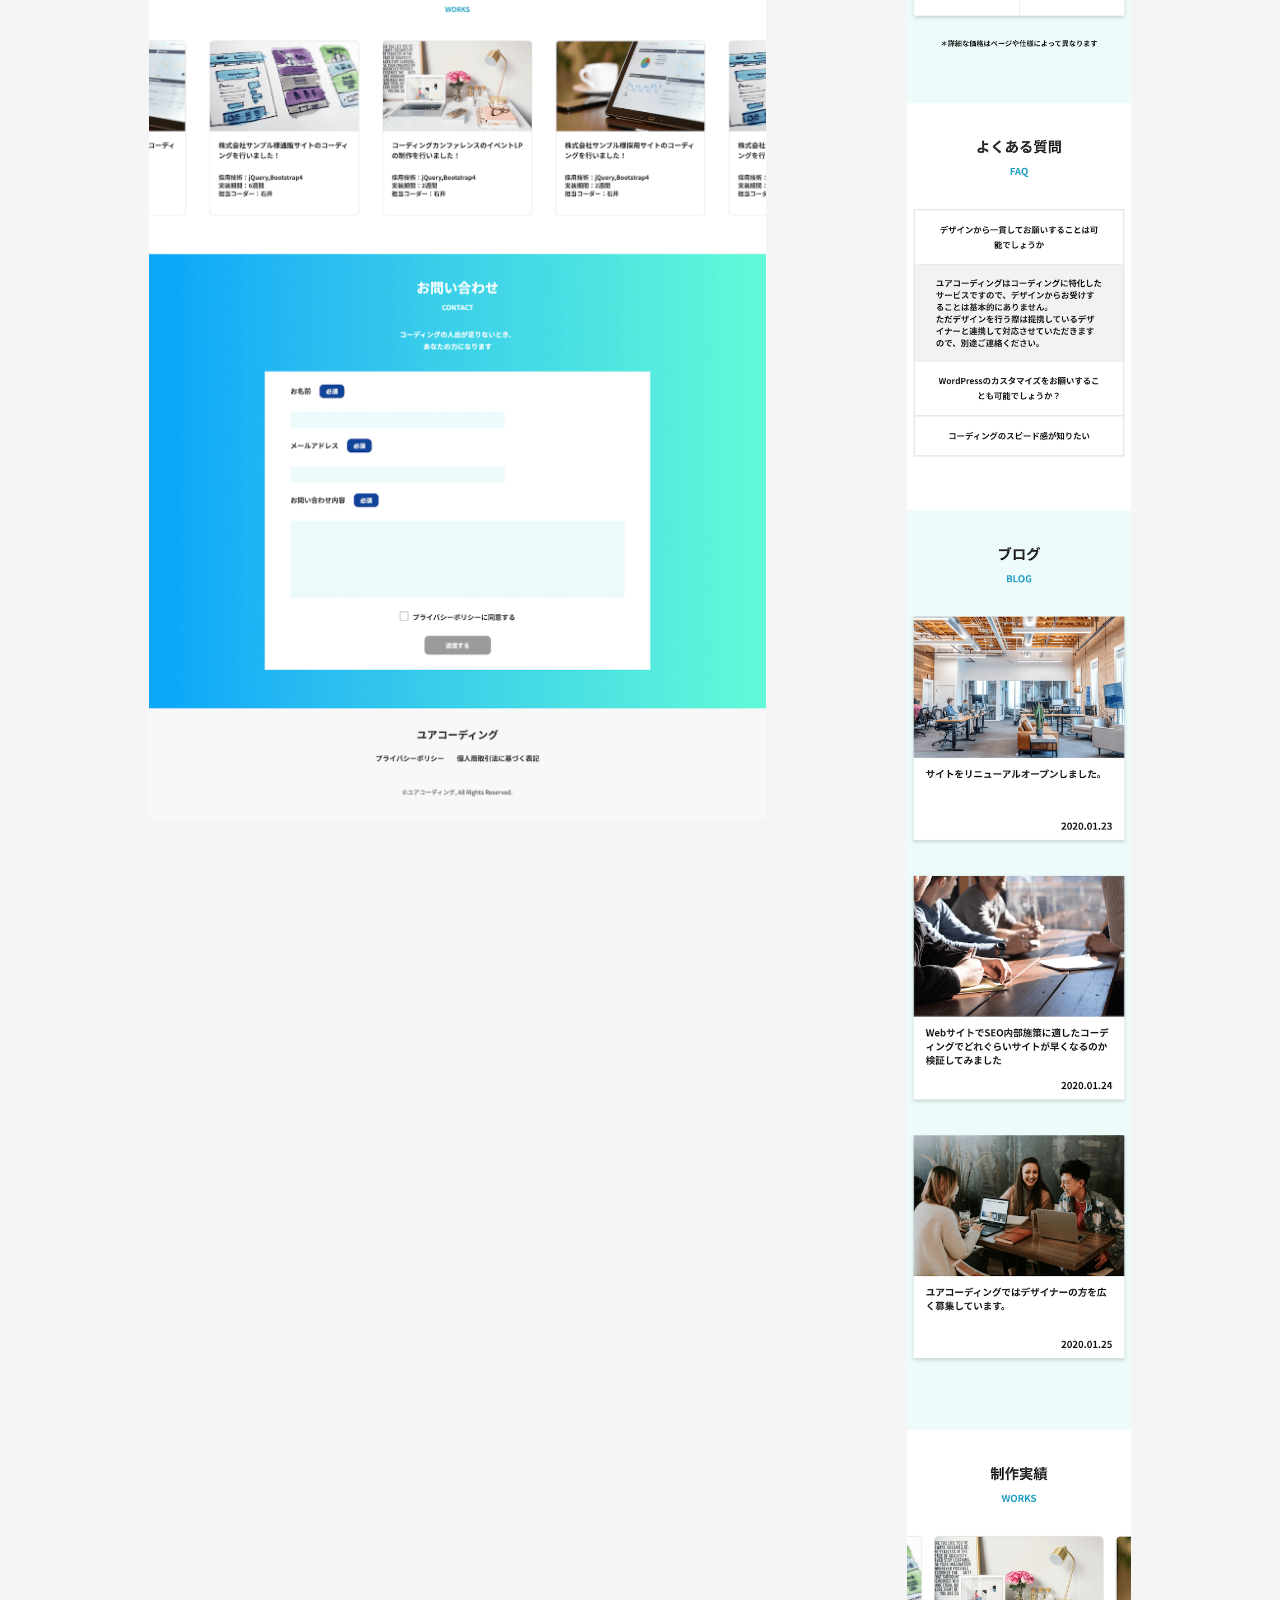
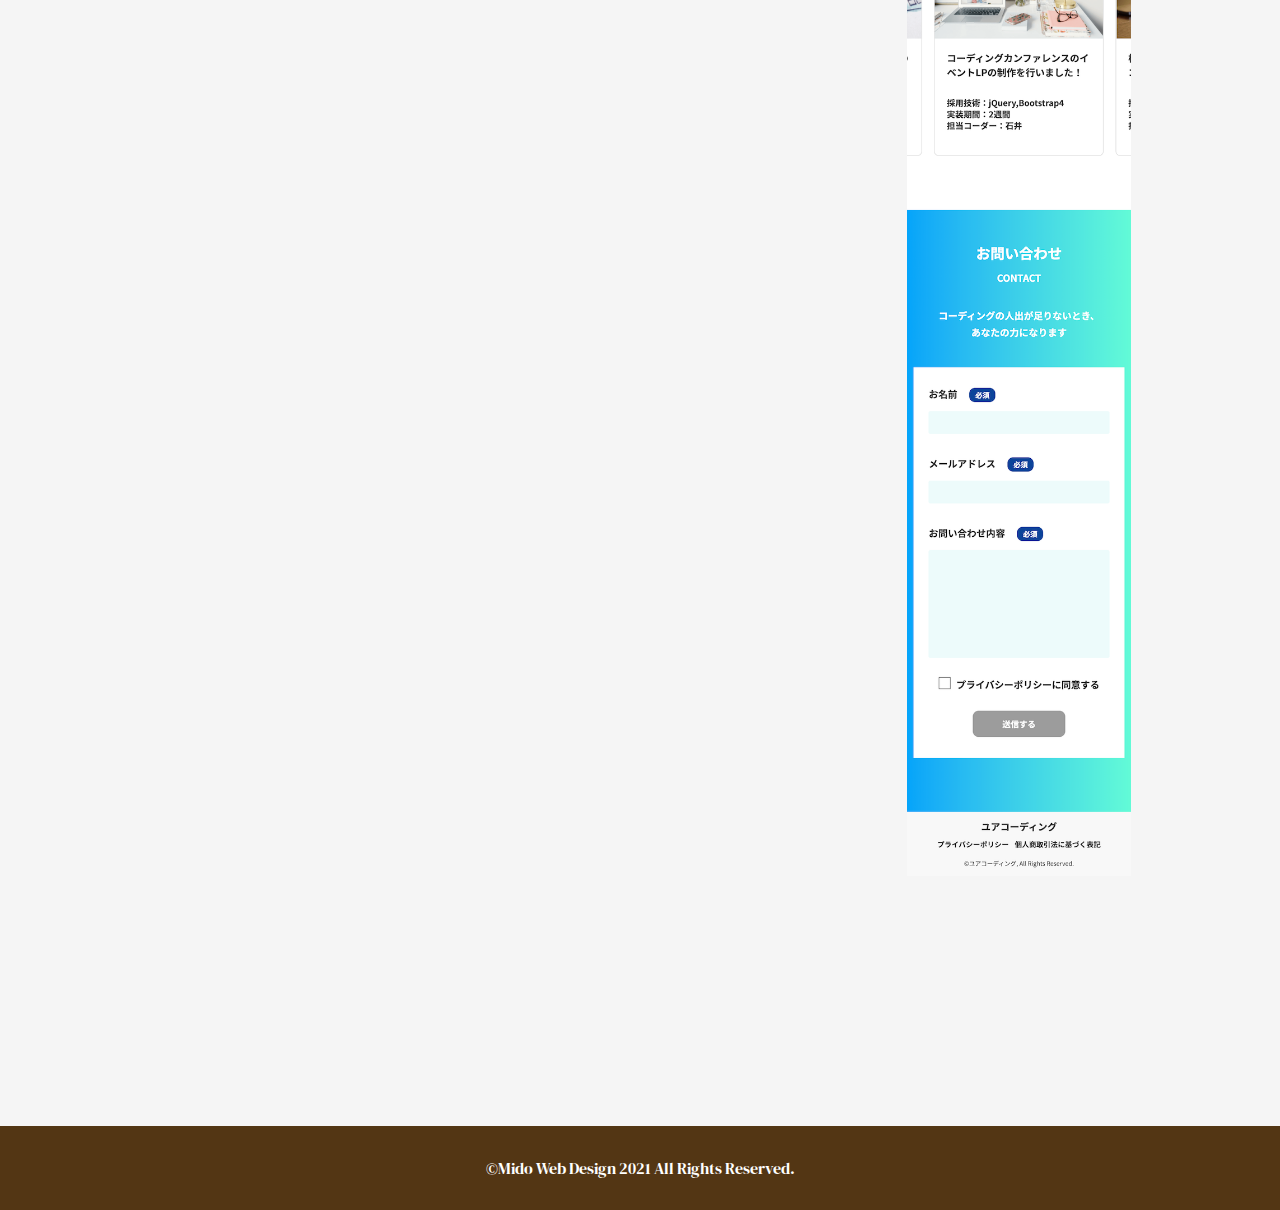
<file: yourcoding.html>
<!DOCTYPE html>
<html lang="ja">
<head>
    <meta charset="UTF-8">
    <meta name="viewport" content="width=device-width, initial-scale=1.0">
    <title>Mido Web Design | Works ユアコーディング</title>
    <meta name="description" content="Mido Web Design | ポートフォリオサイト">

    <!-- CSS -->
    <link rel="preconnect" href="https://fonts.gstatic.com">
    <link href="https://fonts.googleapis.com/css2?family=DM+Serif+Display&family=Noto+Sans+JP&display=swap" rel="stylesheet">
    <link rel="stylesheet" href="css/reset.css">
    <link rel="stylesheet" href="css/works.css">

    <script src="https://ajax.googleapis.com/ajax/libs/jquery/3.5.1/jquery.min.js"></script>
    <link href="https://unpkg.com/aos@2.3.1/dist/aos.css" rel="stylesheet">
    <script src="https://unpkg.com/aos@2.3.1/dist/aos.js"></script>

</head>
<body>

<header>
    <div class="header-wrapper">
        <h1 class="header-logo" id="header-logo"><a href="index.html">Mido Web Design</a></h1>
        <nav class="header-nav">
            <ul>
                <li><a href="index.html#profile">Profile<span>自己紹介</span></a></li>
                <li><a href="index.html#skills">Skills<span>スキル</span></a></li>
                <li><a href="index.html#works">Works<span>実績</span></a></li>
            </ul>
        </nav>
        <button type="button" id="js-hamburger" class="hamburger" aria-controls="js-global-menu" aria-expanded="false" aria-label="メニューを開閉する">
            <span class="hamburger__line"></span>
        </button>
        <div class="sp-global-menu" id="js-global-menu" area-hidden="true">
            <nav>
                <ul>
                    <li><a href="index.html#profile">Profile<span>自己紹介</span></a></li>
                    <li><a href="index.html#skills">Skills<span>スキル</span></a></li>
                    <li><a href="index.html#works">Works<span>実績</span></a></li>
                </ul>
            </nav>
        </div>
        <div class="drawer-background" id="js-drawer-background">
    </div>
</header>

<main>
    <div class="fv" id="fv" data-aos="fade-right" data-aos-delay="1000">
        <div class="fv-container">
            <div class="fv-image01"></div>
            <div class="fv-image02"></div>
            <div class="copy-wrapper">
                <h1 class="copy-main">Works</h1>
                <h2 class="copy-sub">これまでの制作実績を掲載しています。</h2>
            </div>
        </div>
    </div>

    <section>
        <div class="wrapper">
            <h2 class="section-title">【ユアコーディング】<br>架空サイト</h2>
            <p class="section-text">
                XDデータのデザインカンプからコーディングしました。<br>
                レスポンシブデザインは自作です。<br>
                <br>
                jQueryでアニメーションを実装していますので、下記より是非一度ご覧ください。<br>
                <a class="button" href="https://mido-webdesign.github.io/">ページを見る</a>
                <br>
                デザインカンプ提供元：<br>
                <a class="link" href="https://note.com/samuraibrass/n/nd1748e42934e">https://note.com/samuraibrass/n/nd1748e42934e</a>
            </p>

            <div class="img-box">
                <img class="img-pc" src="images/yourcoding_pc.png" alt="ユアコーディング　デスクトップ版">
                <img class="img-sp" src="images/yourcoding_sp.png" alt="ユアコーディング　スマホ版">
            </div>
        </div>
    </section>


</main>

<footer>
    <small>&copy;Mido Web Design 2021 All Rights Reserved.</small>
</footer>

<script src="script.js"></script>

</body>
</html>
</file>
<file: css/style.css>
@charset "UTF-8";
/* 変数定義
----------------------------------------- */
/* 共通部分
----------------------------------------- */
* {
  -webkit-box-sizing: border-box;
          box-sizing: border-box;
}

html {
  font-size: 62.5%;
}

body {
  font-size: 1.6rem;
  font-family: 'DM Serif Display','Noto Sans JP','Georgia',YuGothic,'Yu Gothic','Hiragino Kaku Gothic ProN','ヒラギノ角ゴ ProN W3',sans-serif;
  color: #533614;
  line-height: 1.5;
  background-color: #F5F5F5;
}

img {
  max-width: 100%;
}

a {
  color: inherit;
  text-decoration: none;
}

button {
  background: none;
  border: none;
  outline: none;
  -webkit-appearance: none;
  -moz-appearance: none;
  appearance: none;
}

section {
  padding: 100px 0;
  text-align: center;
}

.wrapper {
  max-width: 1200px;
  width: 100%;
  padding: 0 3%;
  margin: 0 auto;
}

.section-title {
  font-size: 4.0rem;
  display: inline-block;
  position: relative;
  margin: 0 auto;
  padding-bottom: 10px;
}

.section-title::before, .section-title::after {
  content: '';
  display: inline-block;
  width: 43px;
  height: 2px;
  margin: 0 30px;
  background: #533614;
  vertical-align: middle;
}

.section-title-jp {
  font-size: 2.0rem;
  display: block;
  margin-bottom: 100px;
}

/* header
----------------------------------------- */
header {
  position: absolute;
  top: 0;
  left: 0;
  width: 100%;
  z-index: 3;
}

header.header-fixed {
  position: fixed;
  background-color: #A47E5E;
}

.header-wrapper {
  max-width: 1366px;
  width: 100%;
  padding: 25px 30px;
  margin: 0 auto;
  display: -webkit-box;
  display: -ms-flexbox;
  display: flex;
  -webkit-box-pack: justify;
      -ms-flex-pack: justify;
          justify-content: space-between;
  -webkit-box-align: center;
      -ms-flex-align: center;
          align-items: center;
}

.header-logo {
  font-size: 2.8rem;
  cursor: pointer;
  -webkit-transition: color .3s;
  transition: color .3s;
}

.header-logo:hover {
  color: #BA7B3C;
  -webkit-transition: color .3s;
  transition: color .3s;
}

.header-logo:hover.header-fixed {
  color: #fff;
  -webkit-transition: color .3s;
  transition: color .3s;
}

.header-nav ul {
  display: -webkit-box;
  display: -ms-flexbox;
  display: flex;
  -webkit-box-pack: justify;
      -ms-flex-pack: justify;
          justify-content: space-between;
  -webkit-box-align: center;
      -ms-flex-align: center;
          align-items: center;
}

.header-nav ul li {
  font-size: 2.2rem;
  text-align: center;
  position: relative;
  -webkit-transition: color .3s;
  transition: color .3s;
  margin-top: -10px;
}

.header-nav ul li:not(:last-child) {
  margin-right: 80px;
}

.header-nav ul li span {
  font-size: 1.2rem;
  position: absolute;
  width: 100%;
  top: 30px;
  left: 50%;
  -webkit-transform: translateX(-50%);
          transform: translateX(-50%);
}

.header-nav ul li:hover, .header-nav ul li:focus {
  color: #BA7B3C;
  -webkit-transition: color .3s;
  transition: color .3s;
}

.header-nav ul li:hover.header-fixed, .header-nav ul li:focus.header-fixed {
  color: #fff;
  -webkit-transition: color .3s;
  transition: color .3s;
}

/* ハンバーガーメニュー */
.hamburger {
  display: none;
  position: absolute;
  top: 18px;
  right: 3%;
  z-index: 5;
  width: 38px;
  height: 38px;
  outline: none;
  border-radius: 50%;
  background-color: transparent;
  -webkit-transition: .3s;
  transition: .3s;
}

.hamburger.hover {
  background-color: #533614;
  -webkit-transition: .3s;
  transition: .3s;
}

.hamburger.header-fixed {
  position: fixed;
}

.hamburger__line {
  position: absolute;
  top: 0;
  right: 0;
  bottom: 0;
  left: 0;
  margin: auto;
  width: 20px;
  height: 2px;
  background-color: #533614;
  -webkit-transition: .3s;
  transition: .3s;
}

.hamburger__line::before, .hamburger__line::after {
  position: absolute;
  display: block;
  width: 100%;
  height: 100%;
  background-color: inherit;
  content: '';
}

.hamburger__line.hover {
  background-color: #fff;
  -webkit-transition: .3s;
  transition: .3s;
}

.hamburger__line.hover::before, .hamburger__line.hover::after {
  background-color: inherit;
}

.hamburger__line::before {
  top: -7px;
}

.hamburger__line::after {
  top: 7px;
}

.hamburger[aria-expanded="true"] .hamburger__line {
  background-color: transparent;
}

.hamburger[aria-expanded="true"] .hamburger__line::before, .hamburger[aria-expanded="true"] .hamburger__line::after {
  top: 0;
  background-color: #fff;
}

.hamburger[aria-expanded="true"] .hamburger__line::before {
  -webkit-transform: rotate(45deg);
  transform: rotate(45deg);
}

.hamburger[aria-expanded="true"] .hamburger__line::after {
  -webkit-transform: rotate(-45deg);
  transform: rotate(-45deg);
}

.drawer-background {
  position: fixed;
  z-index: 3;
  width: 100vw;
  top: 0;
  right: 0;
  bottom: 0;
  overflow: hidden;
  height: 100vh;
  background-color: #8b8b8b;
  visibility: hidden;
  opacity: 0;
}

.sp-global-menu {
  position: fixed;
  z-index: 4;
  width: 70vw;
  top: 0;
  right: 0;
  bottom: 0;
  overflow: hidden;
  height: 100vh;
  background-color: #E5D7CE;
  color: #533614;
  -webkit-transform: translateX(100%);
          transform: translateX(100%);
  -webkit-transition: 0.3s;
  transition: 0.3s;
}

.sp-global-menu ul {
  display: -webkit-box;
  display: -ms-flexbox;
  display: flex;
  -webkit-box-orient: vertical;
  -webkit-box-direction: normal;
      -ms-flex-direction: column;
          flex-direction: column;
  -webkit-box-pack: justify;
      -ms-flex-pack: justify;
          justify-content: space-between;
  -webkit-box-align: center;
      -ms-flex-align: center;
          align-items: center;
  padding-top: 30vh;
}

.sp-global-menu ul li {
  margin-bottom: 10vh;
  font-size: 2.2rem;
  position: relative;
  text-align: center;
}

.sp-global-menu ul li span {
  font-size: 1.2rem;
  position: absolute;
  width: 100%;
  top: 30px;
  left: 50%;
  -webkit-transform: translateX(-50%);
          transform: translateX(-50%);
}

.is-drawerActive .sp-global-menu {
  -webkit-transform: translateX(0);
          transform: translateX(0);
  -webkit-transition: 0.3s;
  transition: 0.3s;
}

.is-drawerActive .drawer-background {
  visibility: visible;
  opacity: 0.8;
  -webkit-transition: 0.3s;
  transition: 0.3s;
}

.is-drawerActive .hamburger {
  background-color: #533614;
}

/* fv
----------------------------------------- */
.fv {
  min-height: 768px;
  height: 100vh;
  position: relative;
}

.fv::after {
  content: "";
  display: block;
  position: absolute;
  top: 117px;
  left: 0;
  width: 45%;
  height: 70%;
  background-color: #C0715C;
  z-index: -1;
}

.fv-container {
  min-height: 768px;
  height: 100vh;
  max-width: 1366px;
  width: 100%;
  margin: 0 auto;
  position: relative;
}

.fv-image {
  width: 25%;
  min-width: 345px;
  height: 62%;
  min-height: 480px;
  position: absolute;
  top: 230px;
  right: 50%;
  background-image: url(../images/fv-image.jpg);
  background-position: 30% center;
  background-size: cover;
  background-repeat: no-repeat;
}

.copy-wrapper {
  width: 335px;
  position: absolute;
  top: 50%;
  right: 11%;
  -webkit-transform: translateY(-50%);
          transform: translateY(-50%);
  text-align: center;
}

.copy-main {
  font-size: 4.0rem;
  padding-bottom: 40px;
  position: relative;
}

.copy-main::after {
  content: "";
  position: absolute;
  bottom: 0;
  left: 50%;
  -webkit-transform: translateX(-50%);
          transform: translateX(-50%);
  width: 100%;
  height: 3px;
  background-color: #C0715C;
}

.copy-sub {
  font-size: 2.8rem;
  margin-top: 60px;
}

/* profile
----------------------------------------- */
.profile-container {
  display: -webkit-box;
  display: -ms-flexbox;
  display: flex;
  -ms-flex-pack: distribute;
      justify-content: space-around;
  -webkit-box-align: center;
      -ms-flex-align: center;
          align-items: center;
}

.profile-img {
  max-width: 445px;
  width: 45%;
  height: 510px;
  -o-object-fit: cover;
     object-fit: cover;
  border-radius: 50%;
  -o-object-position: -415px center;
     object-position: -415px center;
  border: 30px solid #BA7B3C;
}

.profile-textbox {
  max-width: 490px;
  width: 48%;
  background-color: #fff;
  text-align: left;
  padding: 50px 65px;
}

/* skills
----------------------------------------- */
#skills {
  position: relative;
}

#skills::after {
  content: "";
  display: block;
  position: absolute;
  top: 293px;
  right: 0;
  width: 83%;
  height: 160px;
  background-color: #C0715C;
  z-index: -1;
}

.skills-container {
  display: -ms-grid;
  display: grid;
  -ms-grid-columns: (minmax(180px, 1fr))[auto-fit];
      grid-template-columns: repeat(auto-fit, minmax(180px, 1fr));
  gap: 30px;
  margin-top: 180px;
}

.skills-image {
  width: 160px;
  height: 170px;
  background-color: #E5D7CE;
  margin: 0 auto;
  display: -webkit-box;
  display: -ms-flexbox;
  display: flex;
  -webkit-box-pack: center;
      -ms-flex-pack: center;
          justify-content: center;
  -webkit-box-align: center;
      -ms-flex-align: center;
          align-items: center;
}

.skills-image img {
  width: 60px;
}

.skills-textbox {
  margin: 20px auto 0;
  max-width: 220px;
  width: 100%;
}

.skills-title {
  font-size: 2.4rem;
  padding-bottom: 5px;
  margin-bottom: 35px;
  display: inline-block;
  position: relative;
}

.skills-title::after {
  content: "";
  position: absolute;
  bottom: -5px;
  left: 50%;
  -webkit-transform: translateX(-50%);
          transform: translateX(-50%);
  width: 90%;
  height: 2px;
  background-color: #C0715C;
}

/* works
----------------------------------------- */
.works-container {
  display: -ms-grid;
  display: grid;
  -ms-grid-columns: (minmax(280px, 1fr))[auto-fit];
      grid-template-columns: repeat(auto-fit, minmax(280px, 1fr));
  gap: 30px;
}

.works-card {
  background-color: #fff;
  -webkit-box-shadow: 0px 0px 5px 0px #b8b8b8;
          box-shadow: 0px 0px 5px 0px #b8b8b8;
  cursor: pointer;
  -webkit-transition: all .3s;
  transition: all .3s;
}

.works-card:hover, .works-card:focus {
  background-color: #E5D6CF;
  -webkit-transition: all .3s;
  transition: all .3s;
}

.works-card-img {
  width: 100%;
  height: 220px;
  -o-object-fit: cover;
     object-fit: cover;
}

.works-card-text {
  font-size: 1.4rem;
  padding: 30px 40px;
  text-align: center;
}

/* end
----------------------------------------- */
#end {
  padding-top: 50px;
  height: 890px;
  position: relative;
}

#end::after {
  content: "";
  display: block;
  position: absolute;
  top: 395px;
  right: 0;
  width: 50%;
  height: 390px;
  background-color: #BA7B3C;
  z-index: -1;
}

.end-container {
  height: 890px;
  max-width: 1366px;
  width: 100%;
  margin: 0 auto;
  position: relative;
}

.end-image {
  max-width: 540px;
  width: 40%;
  height: 670px;
  position: absolute;
  top: 0;
  right: 0;
  background-image: url(../images/end-image.jpg);
  background-position: center;
  background-size: cover;
  background-repeat: no-repeat;
}

.message-wrapper {
  padding: 40px 0 0 50px;
  text-align: left;
}

.message-en {
  font-size: 4.0rem;
}

.message-jp {
  padding-top: 100px;
  max-width: 370px;
}

/* footer
----------------------------------------- */
footer {
  background-color: #533614;
  color: #fff;
  padding: 30px 0;
  text-align: center;
}

footer small {
  font-size: 1.6rem;
}

/* ------------------------------------------------
レスポンシブ
--------------------------------------------------- */
@media (max-width: 960px) {
  /* 共通部分
    ----------------------------------------- */
  section {
    padding: 80px 0;
    text-align: center;
  }
  .section-title {
    font-size: 2.8rem;
    padding-bottom: 5px;
  }
  .section-title::before, .section-title::after {
    width: 30px;
    height: 2px;
    margin: 0 20px;
  }
  .section-title-jp {
    font-size: 1.6rem;
    margin-bottom: 80px;
  }
  /* header
    ----------------------------------------- */
  .header-wrapper {
    padding: 20px 3%;
  }
  .header-logo {
    font-size: 2.2rem;
  }
  .header-nav ul {
    display: none;
  }
  /* ハンバーガーメニュー */
  .hamburger {
    display: block;
  }
  /* fv
    ----------------------------------------- */
  .fv::after {
    top: 0;
    width: 100vw;
    height: 100vh;
  }
  .fv-container {
    min-height: auto;
  }
  .fv-image {
    width: 80%;
    min-width: 0;
    height: 70%;
    min-height: 0;
    position: absolute;
    top: 50%;
    left: 50%;
    right: auto;
    -webkit-transform: translate(-50%, -50%);
            transform: translate(-50%, -50%);
    background: -webkit-gradient(linear, left top, left bottom, from(rgba(255, 255, 255, 0.3)), to(rgba(255, 255, 255, 0.3))), url(../images/fv-image.jpg);
    background: linear-gradient(rgba(255, 255, 255, 0.3), rgba(255, 255, 255, 0.3)), url(../images/fv-image.jpg);
    background-position: center;
  }
  .copy-wrapper {
    width: 60%;
    max-width: 335px;
    position: absolute;
    top: 50%;
    left: 50%;
    right: auto;
    -webkit-transform: translate(-50%, -50%);
            transform: translate(-50%, -50%);
    text-align: center;
  }
  .copy-main {
    font-size: 2.8rem;
    padding-bottom: 30px;
    position: relative;
  }
  .copy-sub {
    font-size: 2.2rem;
    margin-top: 30px;
  }
  /* profile
    ----------------------------------------- */
  .profile-container {
    -webkit-box-orient: vertical;
    -webkit-box-direction: normal;
        -ms-flex-direction: column;
            flex-direction: column;
  }
  .profile-img {
    width: 285px;
    height: 370px;
    -o-object-position: -290px center;
       object-position: -290px center;
    border: 25px solid #BA7B3C;
    margin-bottom: 40px;
  }
  .profile-textbox {
    max-width: 450px;
    width: 100%;
    padding: 35px 25px;
  }
  /* skills
    ----------------------------------------- */
  #skills::after {
    top: 200px;
    height: 80px;
  }
  .skills-container {
    margin-top: 80px;
  }
  /* works
    ----------------------------------------- */
  /* end
    ----------------------------------------- */
  #end {
    padding-top: 50px;
    height: 980px;
    position: relative;
  }
  #end::after {
    top: auto;
    right: 0;
    bottom: 60px;
    width: 65%;
    min-width: 300px;
    height: 330px;
  }
  .end-container {
    height: 980px;
  }
  .end-image {
    max-width: 540px;
    width: 50%;
    min-width: 230px;
    height: 350px;
    position: absolute;
    top: auto;
    right: 0;
    bottom: 160px;
  }
  .message-wrapper {
    padding: 0 10%;
  }
  .message-en {
    font-size: 2.8rem;
  }
  .message-jp {
    padding-top: 50px;
    max-width: 370px;
  }
  /* footer
    ----------------------------------------- */
  footer {
    padding: 20px 0;
  }
  footer small {
    font-size: 1.2rem;
  }
}
/*# sourceMappingURL=style.css.map */
</file>
<file: css/works.css>
@charset "UTF-8";
/* 変数定義
----------------------------------------- */
/* 共通部分
----------------------------------------- */
* {
  -webkit-box-sizing: border-box;
          box-sizing: border-box;
}

html {
  font-size: 62.5%;
}

body {
  font-size: 1.6rem;
  font-family: 'DM Serif Display','Noto Sans JP','Georgia',YuGothic,'Yu Gothic','Hiragino Kaku Gothic ProN','ヒラギノ角ゴ ProN W3',sans-serif;
  color: #533614;
  line-height: 1.5;
  background-color: #F5F5F5;
}

img {
  max-width: 100%;
}

a {
  color: inherit;
  text-decoration: none;
}

button {
  background: none;
  border: none;
  outline: none;
  -webkit-appearance: none;
  -moz-appearance: none;
  appearance: none;
}

section {
  padding: 170px 0;
  text-align: center;
}

.wrapper {
  max-width: 1200px;
  width: 100%;
  padding: 0 3%;
  margin: 0 auto;
}

/* header
----------------------------------------- */
header {
  position: absolute;
  top: 0;
  left: 0;
  width: 100%;
  z-index: 3;
}

header.header-fixed {
  position: fixed;
  background-color: #A47E5E;
}

.header-wrapper {
  max-width: 1366px;
  width: 100%;
  padding: 25px 30px;
  margin: 0 auto;
  display: -webkit-box;
  display: -ms-flexbox;
  display: flex;
  -webkit-box-pack: justify;
      -ms-flex-pack: justify;
          justify-content: space-between;
  -webkit-box-align: center;
      -ms-flex-align: center;
          align-items: center;
}

.header-logo {
  font-size: 2.8rem;
  cursor: pointer;
  -webkit-transition: color .3s;
  transition: color .3s;
}

.header-logo:hover {
  color: #BA7B3C;
  -webkit-transition: color .3s;
  transition: color .3s;
}

.header-logo:hover.header-fixed {
  color: #fff;
  -webkit-transition: color .3s;
  transition: color .3s;
}

.header-nav ul {
  display: -webkit-box;
  display: -ms-flexbox;
  display: flex;
  -webkit-box-pack: justify;
      -ms-flex-pack: justify;
          justify-content: space-between;
  -webkit-box-align: center;
      -ms-flex-align: center;
          align-items: center;
}

.header-nav ul li {
  font-size: 2.2rem;
  text-align: center;
  position: relative;
  -webkit-transition: color .3s;
  transition: color .3s;
  margin-top: -10px;
}

.header-nav ul li:not(:last-child) {
  margin-right: 80px;
}

.header-nav ul li span {
  font-size: 1.2rem;
  position: absolute;
  width: 100%;
  top: 30px;
  left: 50%;
  -webkit-transform: translateX(-50%);
          transform: translateX(-50%);
}

.header-nav ul li:hover, .header-nav ul li:focus {
  color: #BA7B3C;
  -webkit-transition: color .3s;
  transition: color .3s;
}

.header-nav ul li:hover.header-fixed, .header-nav ul li:focus.header-fixed {
  color: #fff;
  -webkit-transition: color .3s;
  transition: color .3s;
}

/* ハンバーガーメニュー */
.hamburger {
  display: none;
  position: absolute;
  top: 18px;
  right: 3%;
  z-index: 5;
  width: 38px;
  height: 38px;
  outline: none;
  border-radius: 50%;
  background-color: transparent;
  -webkit-transition: .3s;
  transition: .3s;
}

.hamburger.hover {
  background-color: #533614;
  -webkit-transition: .3s;
  transition: .3s;
}

.hamburger.header-fixed {
  position: fixed;
}

.hamburger__line {
  position: absolute;
  top: 0;
  right: 0;
  bottom: 0;
  left: 0;
  margin: auto;
  width: 20px;
  height: 2px;
  background-color: #533614;
  -webkit-transition: .3s;
  transition: .3s;
}

.hamburger__line::before, .hamburger__line::after {
  position: absolute;
  display: block;
  width: 100%;
  height: 100%;
  background-color: inherit;
  content: '';
}

.hamburger__line.hover {
  background-color: #fff;
  -webkit-transition: .3s;
  transition: .3s;
}

.hamburger__line.hover::before, .hamburger__line.hover::after {
  background-color: inherit;
}

.hamburger__line::before {
  top: -7px;
}

.hamburger__line::after {
  top: 7px;
}

.hamburger[aria-expanded="true"] .hamburger__line {
  background-color: transparent;
}

.hamburger[aria-expanded="true"] .hamburger__line::before, .hamburger[aria-expanded="true"] .hamburger__line::after {
  top: 0;
  background-color: #fff;
}

.hamburger[aria-expanded="true"] .hamburger__line::before {
  -webkit-transform: rotate(45deg);
  transform: rotate(45deg);
}

.hamburger[aria-expanded="true"] .hamburger__line::after {
  -webkit-transform: rotate(-45deg);
  transform: rotate(-45deg);
}

.drawer-background {
  position: fixed;
  z-index: 3;
  width: 100vw;
  top: 0;
  right: 0;
  bottom: 0;
  overflow: hidden;
  height: 100vh;
  background-color: #8b8b8b;
  visibility: hidden;
  opacity: 0;
}

.sp-global-menu {
  position: fixed;
  z-index: 4;
  width: 70vw;
  top: 0;
  right: 0;
  bottom: 0;
  overflow: hidden;
  height: 100vh;
  background-color: #E5D7CE;
  color: #533614;
  -webkit-transform: translateX(100%);
          transform: translateX(100%);
  -webkit-transition: 0.3s;
  transition: 0.3s;
}

.sp-global-menu ul {
  display: -webkit-box;
  display: -ms-flexbox;
  display: flex;
  -webkit-box-orient: vertical;
  -webkit-box-direction: normal;
      -ms-flex-direction: column;
          flex-direction: column;
  -webkit-box-pack: justify;
      -ms-flex-pack: justify;
          justify-content: space-between;
  -webkit-box-align: center;
      -ms-flex-align: center;
          align-items: center;
  padding-top: 30vh;
}

.sp-global-menu ul li {
  margin-bottom: 10vh;
  font-size: 2.2rem;
  position: relative;
  text-align: center;
}

.sp-global-menu ul li span {
  font-size: 1.2rem;
  position: absolute;
  width: 100%;
  top: 30px;
  left: 50%;
  -webkit-transform: translateX(-50%);
          transform: translateX(-50%);
}

.is-drawerActive .sp-global-menu {
  -webkit-transform: translateX(0);
          transform: translateX(0);
  -webkit-transition: 0.3s;
  transition: 0.3s;
}

.is-drawerActive .drawer-background {
  visibility: visible;
  opacity: 0.8;
  -webkit-transition: 0.3s;
  transition: 0.3s;
}

.is-drawerActive .hamburger {
  background-color: #533614;
}

/* fv
----------------------------------------- */
.fv {
  height: 510px;
  position: relative;
}

.fv::after {
  content: "";
  display: block;
  position: absolute;
  top: 170px;
  left: 0;
  width: 55%;
  height: 90px;
  background-color: #C0715C;
  z-index: -1;
}

.fv-container {
  height: 510px;
  max-width: 1366px;
  width: 100%;
  margin: 0 auto;
  position: relative;
  overflow: hidden;
}

.fv-image01 {
  width: 245px;
  height: 330px;
  position: absolute;
  bottom: 30px;
  right: 260px;
  background-image: url(../images/works-image-01.jpg);
  background-position: center;
  background-size: cover;
  background-repeat: no-repeat;
}

.fv-image02 {
  width: 245px;
  height: 330px;
  position: absolute;
  bottom: 30px;
  right: 0;
  -webkit-transform: translateX(65px);
          transform: translateX(65px);
  background-image: url(../images/works-image02.jpg);
  background-position: center;
  background-size: cover;
  background-repeat: no-repeat;
}

.copy-wrapper {
  width: 335px;
  position: absolute;
  top: 50%;
  left: 11%;
  -webkit-transform: translateY(-50%);
          transform: translateY(-50%);
  text-align: left;
}

.copy-main {
  font-size: 7.2rem;
}

.copy-sub {
  font-size: 1.6rem;
}

/* コンテンツ
----------------------------------------- */
.section-title {
  font-size: 2.4rem;
  font-weight: bold;
  display: inline-block;
  position: relative;
}

.section-title::before, .section-title::after {
  content: "";
  position: absolute;
  width: 0;
  height: 0;
  border-style: solid;
}

.section-title::before {
  top: -10px;
  left: -40px;
  border-width: 0 0 30px 30px;
  border-color: transparent transparent transparent #BA7B3C;
}

.section-title::after {
  bottom: -10px;
  right: -40px;
  border-width: 30px 30px 0 0;
  border-color: transparent #BA7B3C transparent transparent;
}

.section-text {
  max-width: 415px;
  margin: 50px auto 80px;
}

.button {
  display: inline-block;
  width: 200px;
  padding: 12px 0;
  margin: 50px 0;
  background-color: #C0715C;
  color: #fff;
  border: 3px solid #C0715C;
  font-size: 1.4rem;
  font-weight: bold;
  border-radius: 25px;
  -webkit-transition: all .3s;
  transition: all .3s;
}

.button:hover {
  background-color: #fff;
  color: #C0715C;
  padding: 12px 0;
  -webkit-transition: all .3s;
  transition: all .3s;
}

.link {
  text-decoration: underline;
  word-break: break-all;
  -webkit-transition: opacity .3s;
  transition: opacity .3s;
}

.link:hover {
  opacity: .6;
  -webkit-transition: opacity .3s;
  transition: opacity .3s;
}

.img-box {
  display: -webkit-box;
  display: -ms-flexbox;
  display: flex;
  -ms-flex-pack: distribute;
      justify-content: space-around;
  -webkit-box-align: start;
      -ms-flex-align: start;
          align-items: flex-start;
  -ms-flex-wrap: wrap;
      flex-wrap: wrap;
}

.img-pc {
  width: 55%;
  margin-bottom: 80px;
}

.img-sp {
  width: 20%;
  margin-bottom: 80px;
}

/* footer
----------------------------------------- */
footer {
  background-color: #533614;
  color: #fff;
  padding: 30px 0;
  text-align: center;
}

footer small {
  font-size: 1.6rem;
}

/* ------------------------------------------------
レスポンシブ
--------------------------------------------------- */
@media (max-width: 960px) {
  /* 共通部分
    ----------------------------------------- */
  /* header
    ----------------------------------------- */
  .header-wrapper {
    padding: 20px 3%;
  }
  .header-logo {
    font-size: 2.2rem;
  }
  .header-nav ul {
    display: none;
  }
  /* ハンバーガーメニュー */
  .hamburger {
    display: block;
  }
  /* fv
    ----------------------------------------- */
  .fv::after {
    width: 70%;
    height: 70px;
    top: 140px;
  }
  .fv-image01 {
    width: 200px;
    height: 230px;
    position: absolute;
    bottom: 0px;
    right: 165px;
  }
  .fv-image02 {
    width: 200px;
    height: 230px;
    position: absolute;
    bottom: 0px;
  }
  .copy-wrapper {
    top: 42%;
    left: 5%;
  }
  .copy-main {
    font-size: 4.8rem;
  }
  .copy-sub {
    font-size: 1.6rem;
  }
  /* コンテンツ
    ----------------------------------------- */
  .section-title {
    font-size: 2.0rem;
  }
  .section-title::before {
    top: -10px;
    left: -25px;
    border-width: 0 0 25px 25px;
  }
  .section-title::after {
    bottom: -10px;
    right: -25px;
    border-width: 25px 25px 0 0;
  }
  .img-box {
    display: -webkit-box;
    display: -ms-flexbox;
    display: flex;
    -ms-flex-pack: distribute;
        justify-content: space-around;
    -webkit-box-align: start;
        -ms-flex-align: start;
            align-items: flex-start;
  }
  .img-pc {
    width: 55%;
  }
  .img-sp {
    width: 20%;
  }
  /* footer
    ----------------------------------------- */
  footer {
    padding: 20px 0;
  }
  footer small {
    font-size: 1.2rem;
  }
}

@media (max-width: 670px) {
  /* コンテンツ
    ----------------------------------------- */
  .img-box {
    display: -webkit-box;
    display: -ms-flexbox;
    display: flex;
    -webkit-box-pack: center;
        -ms-flex-pack: center;
            justify-content: center;
    -webkit-box-align: center;
        -ms-flex-align: center;
            align-items: center;
    -webkit-box-orient: vertical;
    -webkit-box-direction: normal;
        -ms-flex-direction: column;
            flex-direction: column;
  }
  .img-pc {
    width: 90%;
    margin-bottom: 50px;
  }
  .img-sp {
    width: 50%;
    margin-bottom: 50px;
  }
}
/*# sourceMappingURL=works.css.map */
</file>
